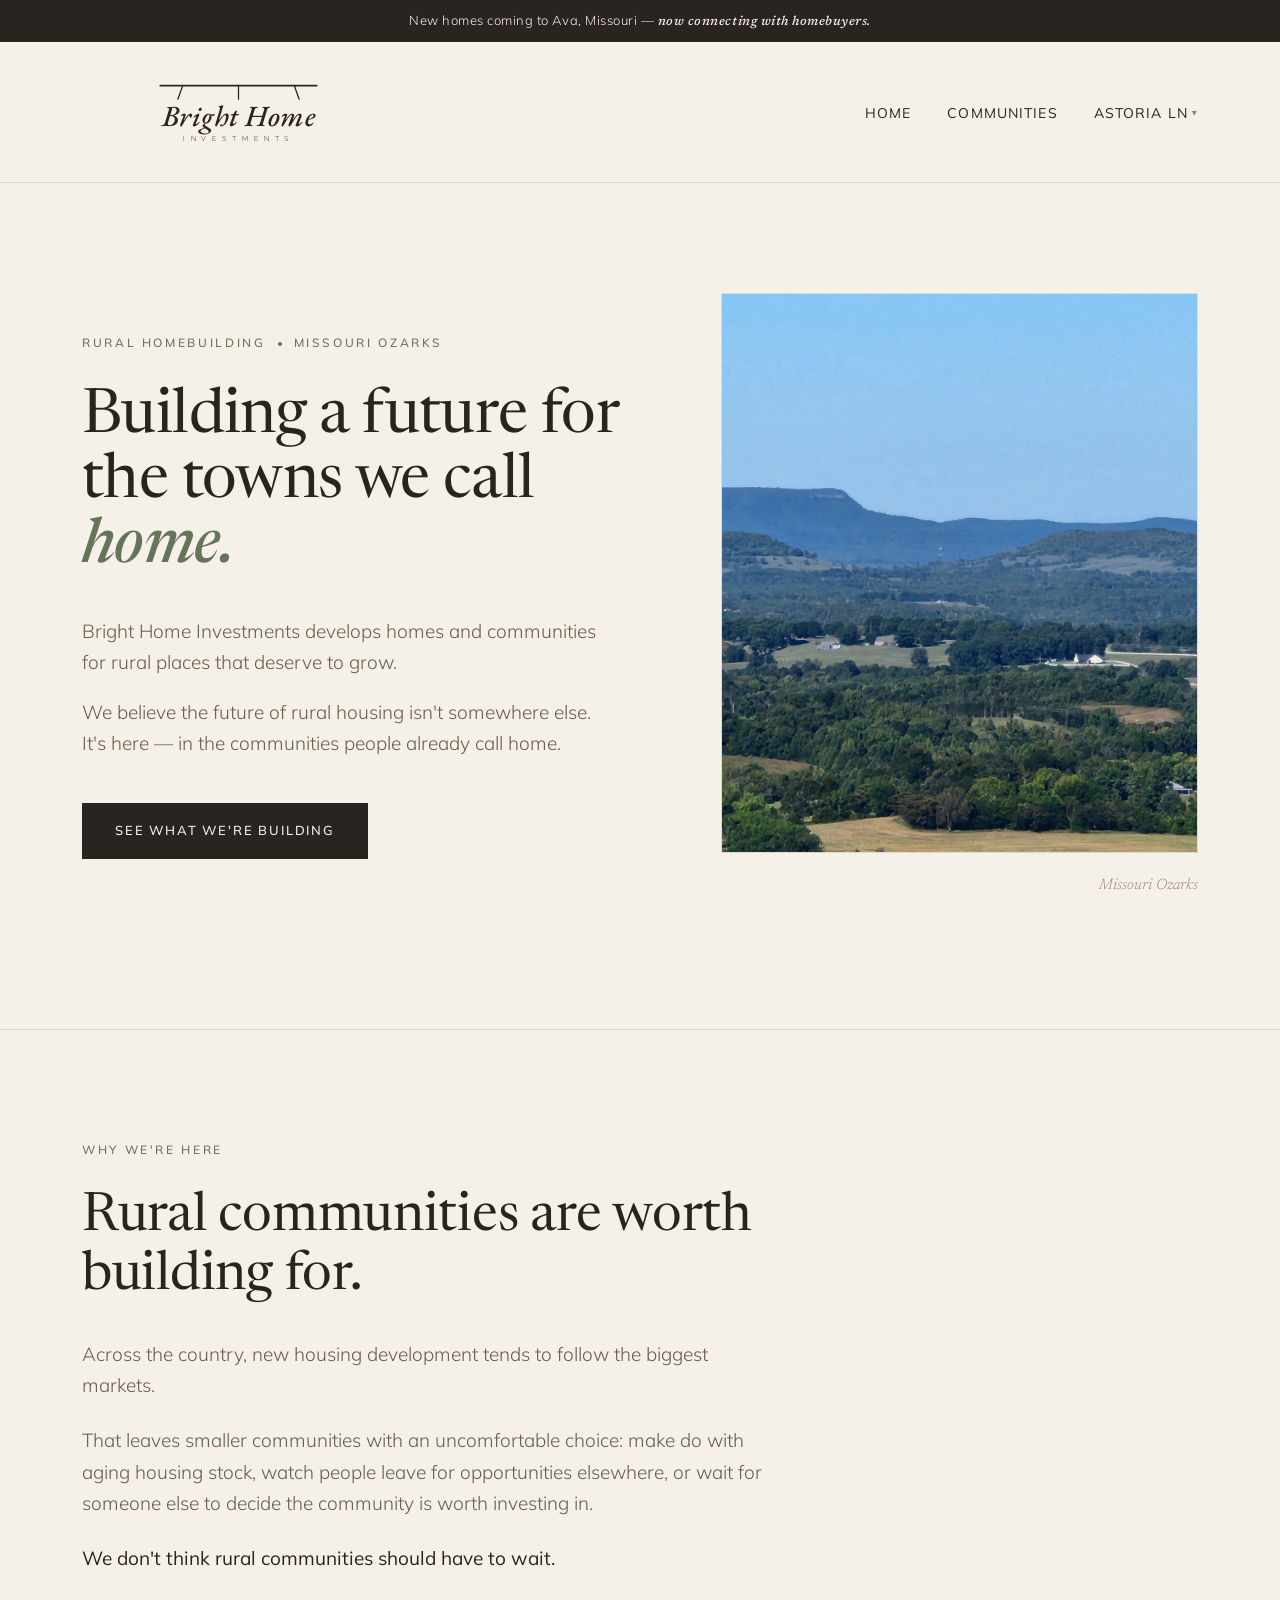
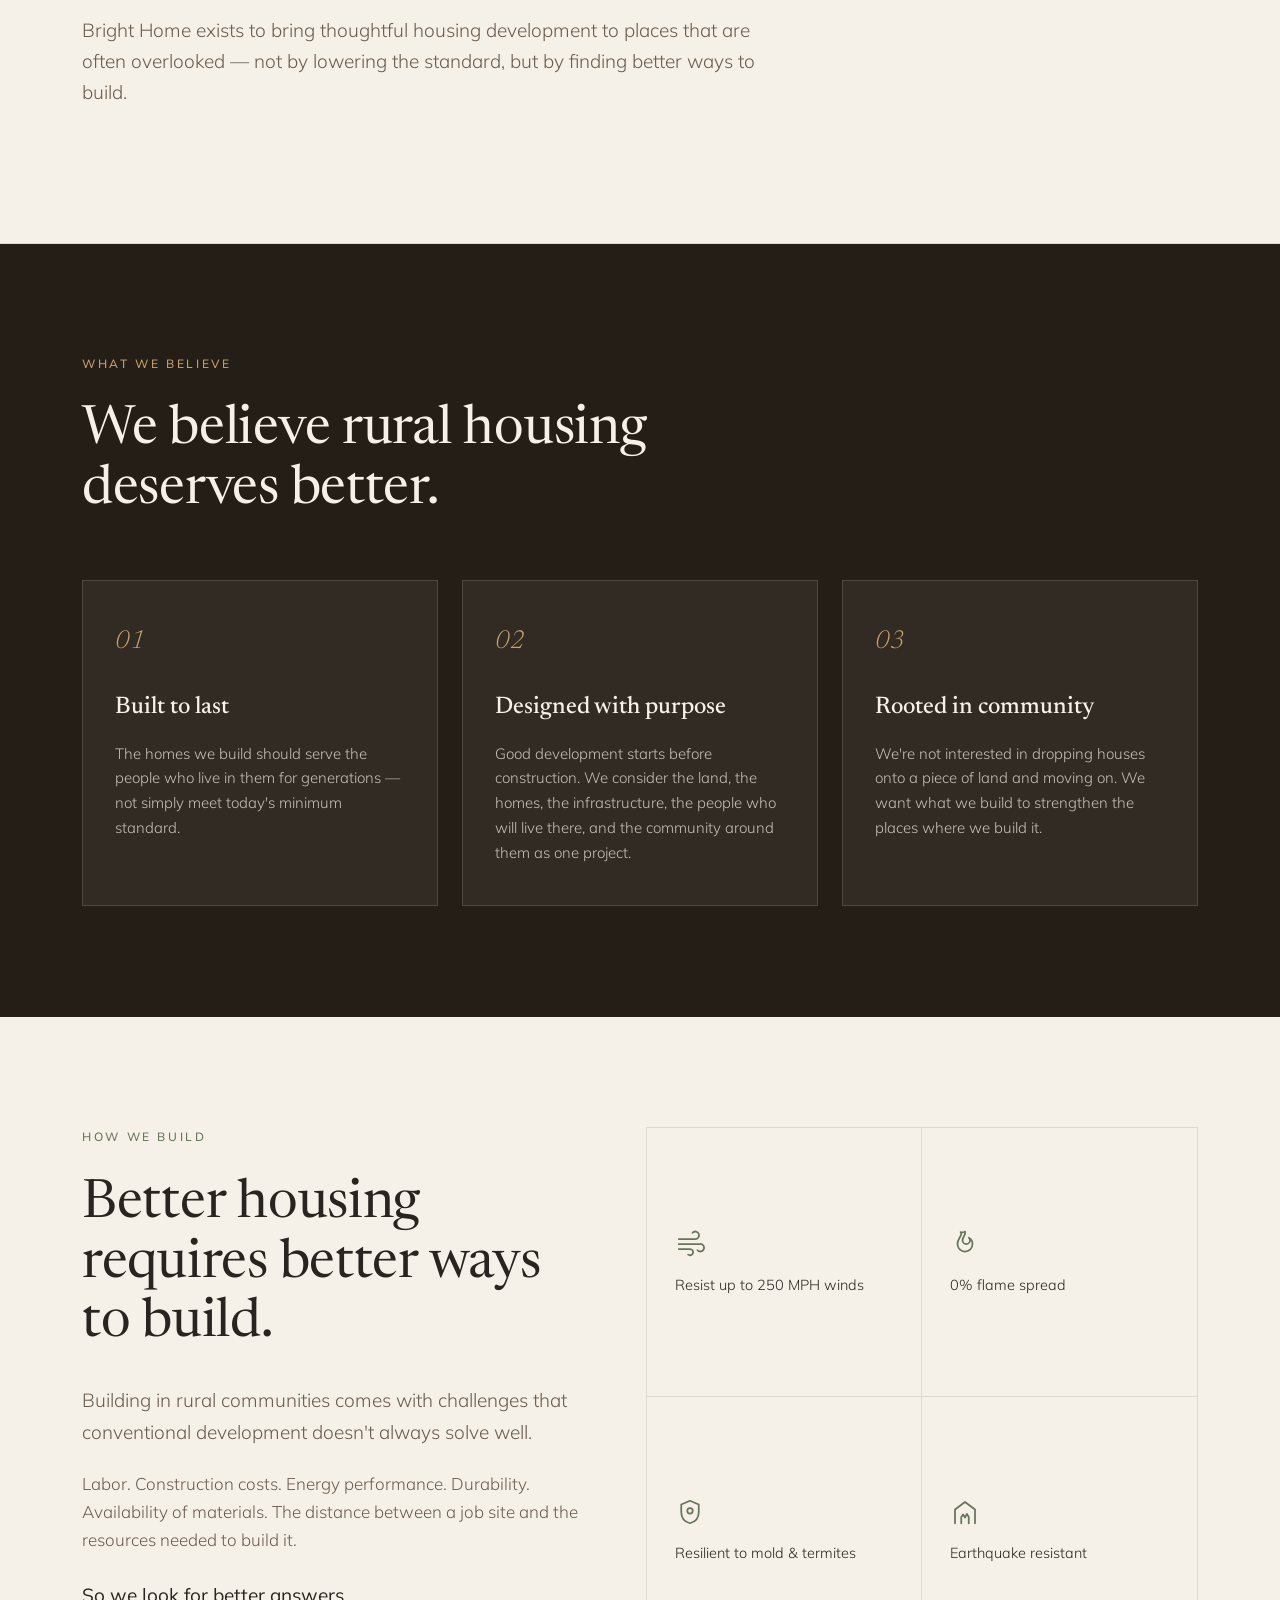
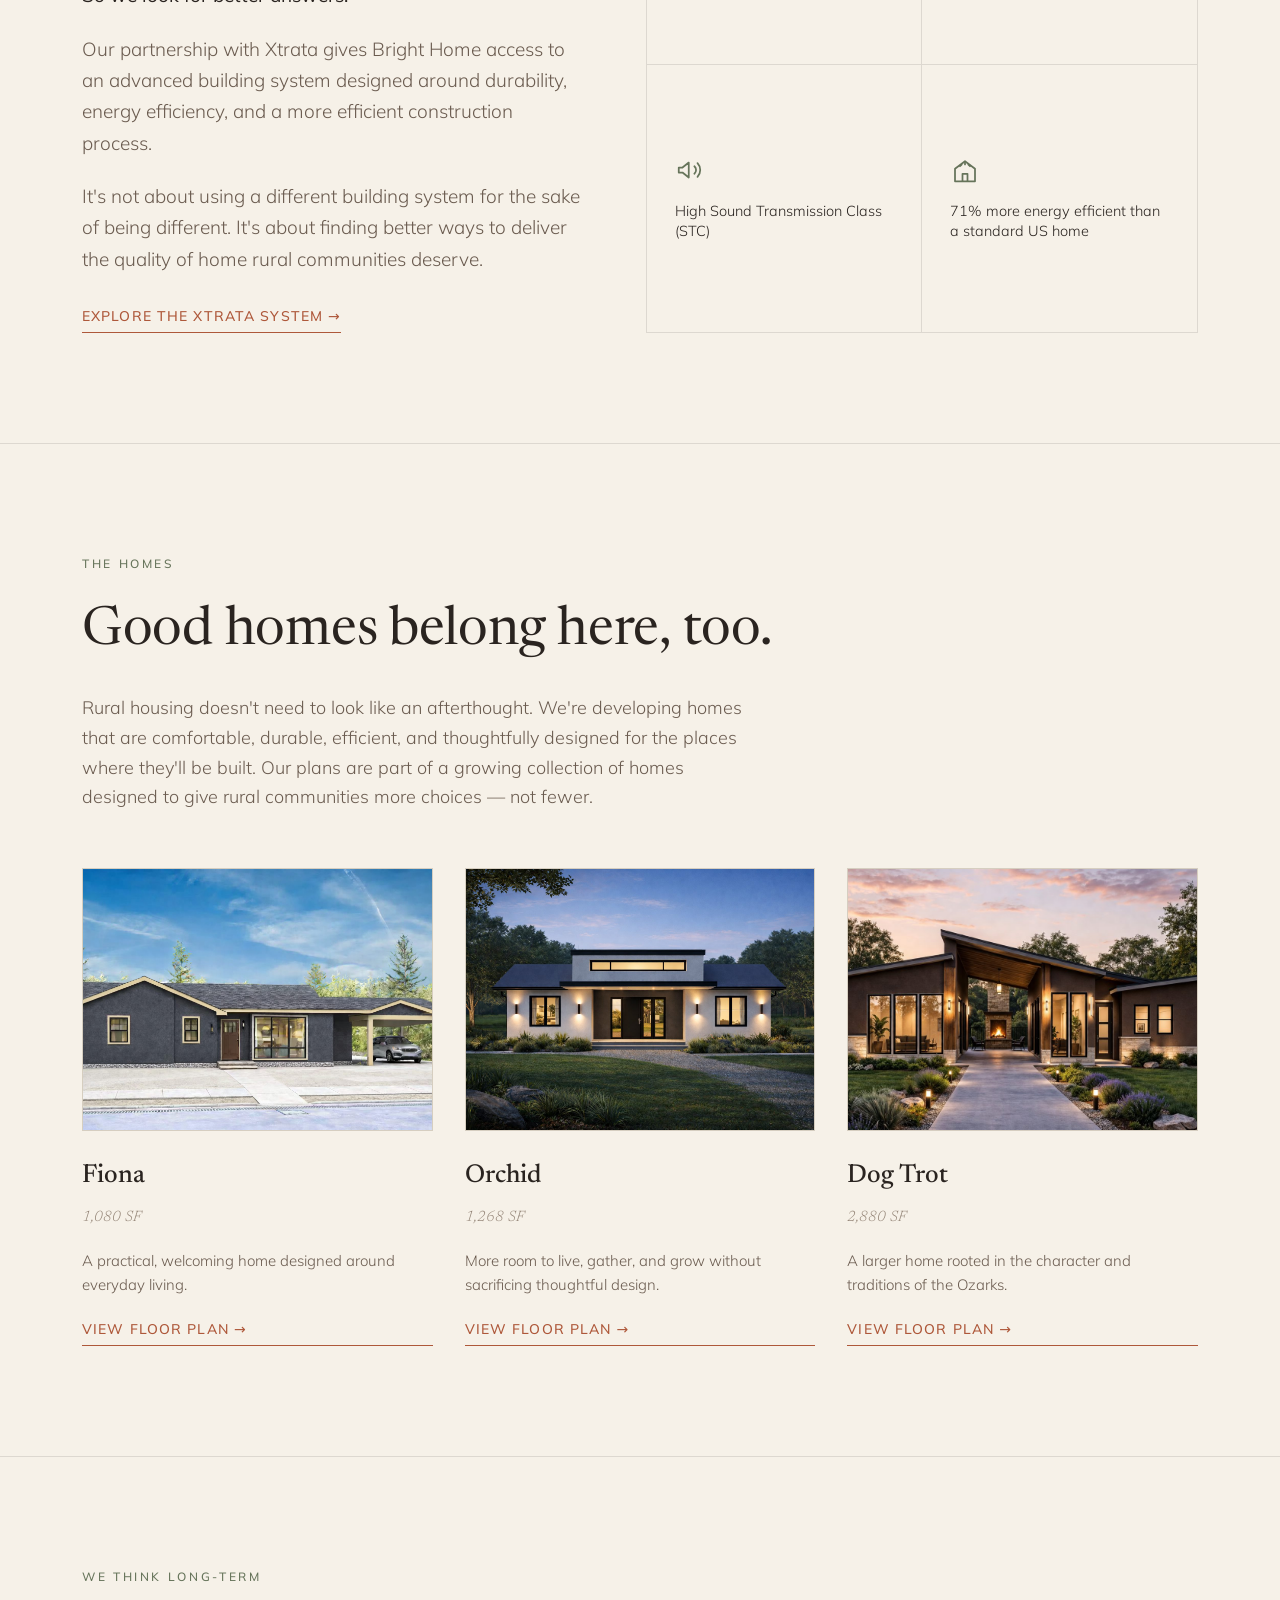
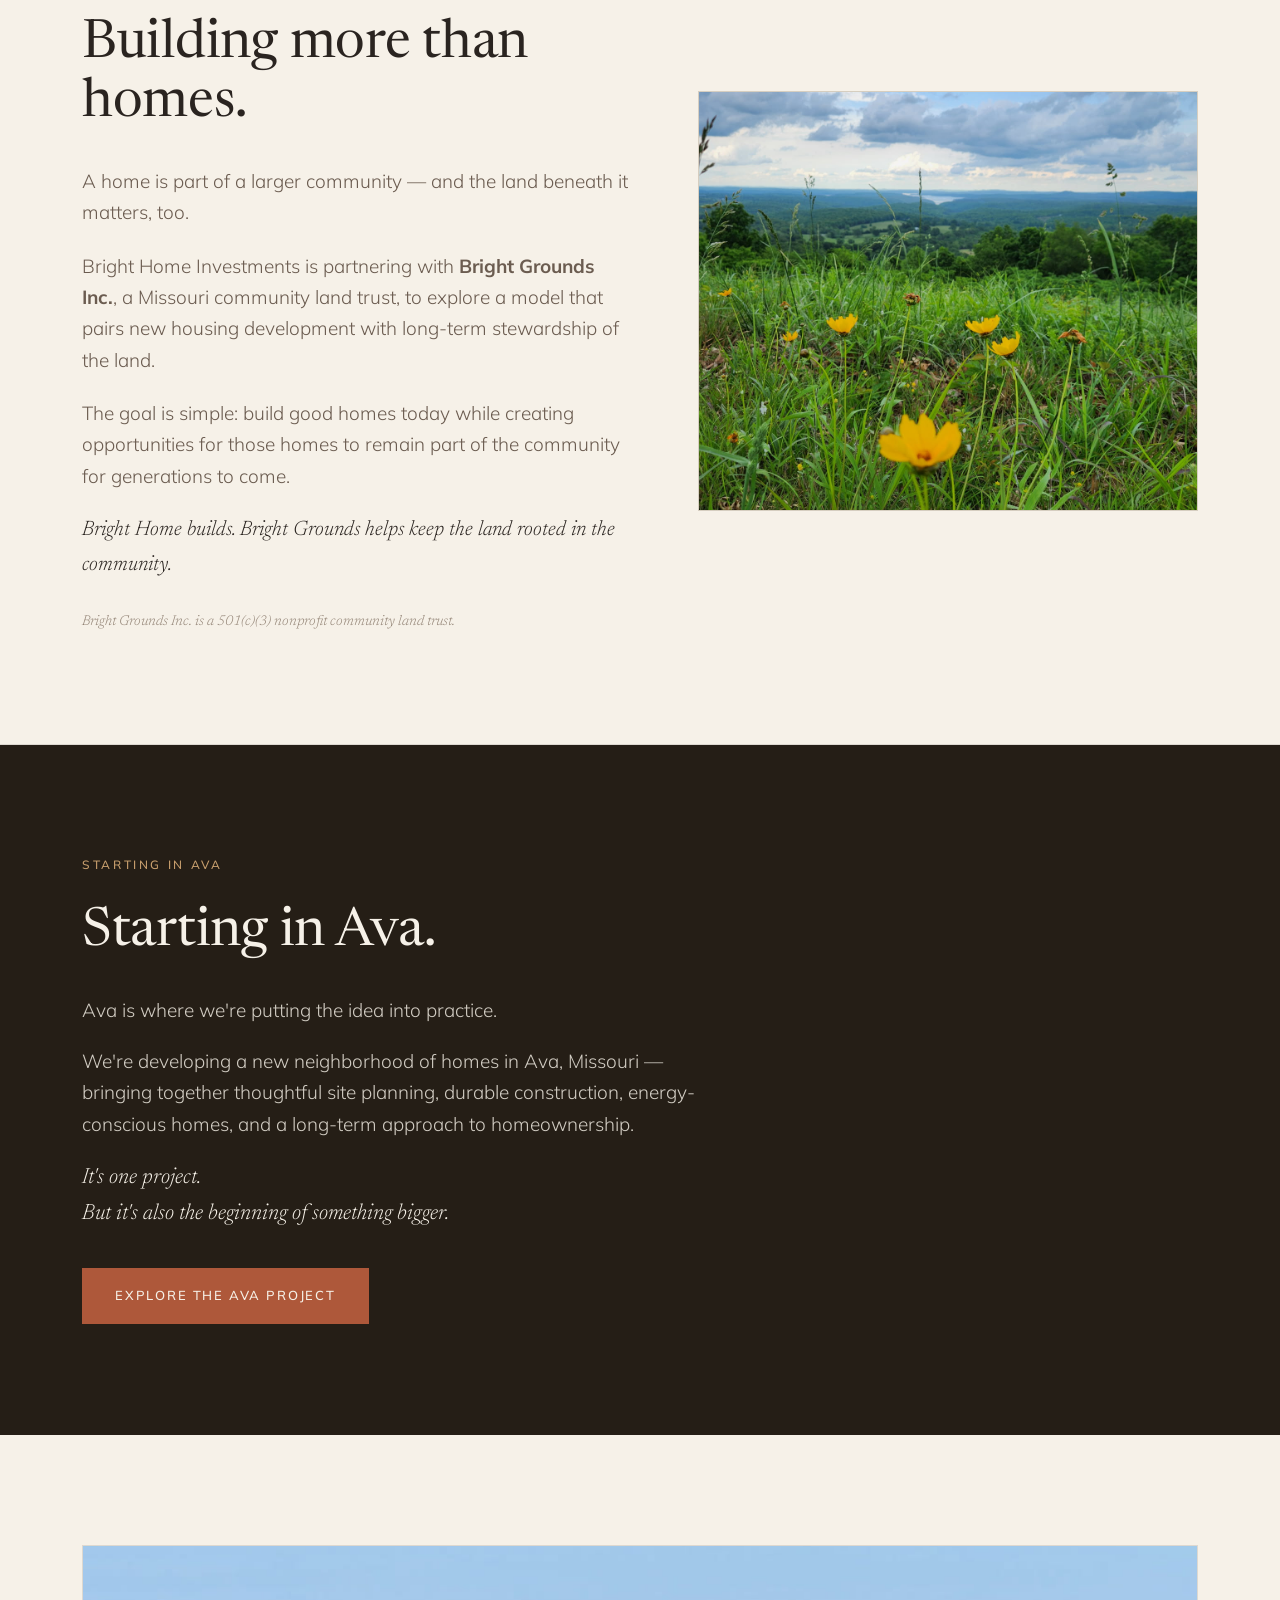
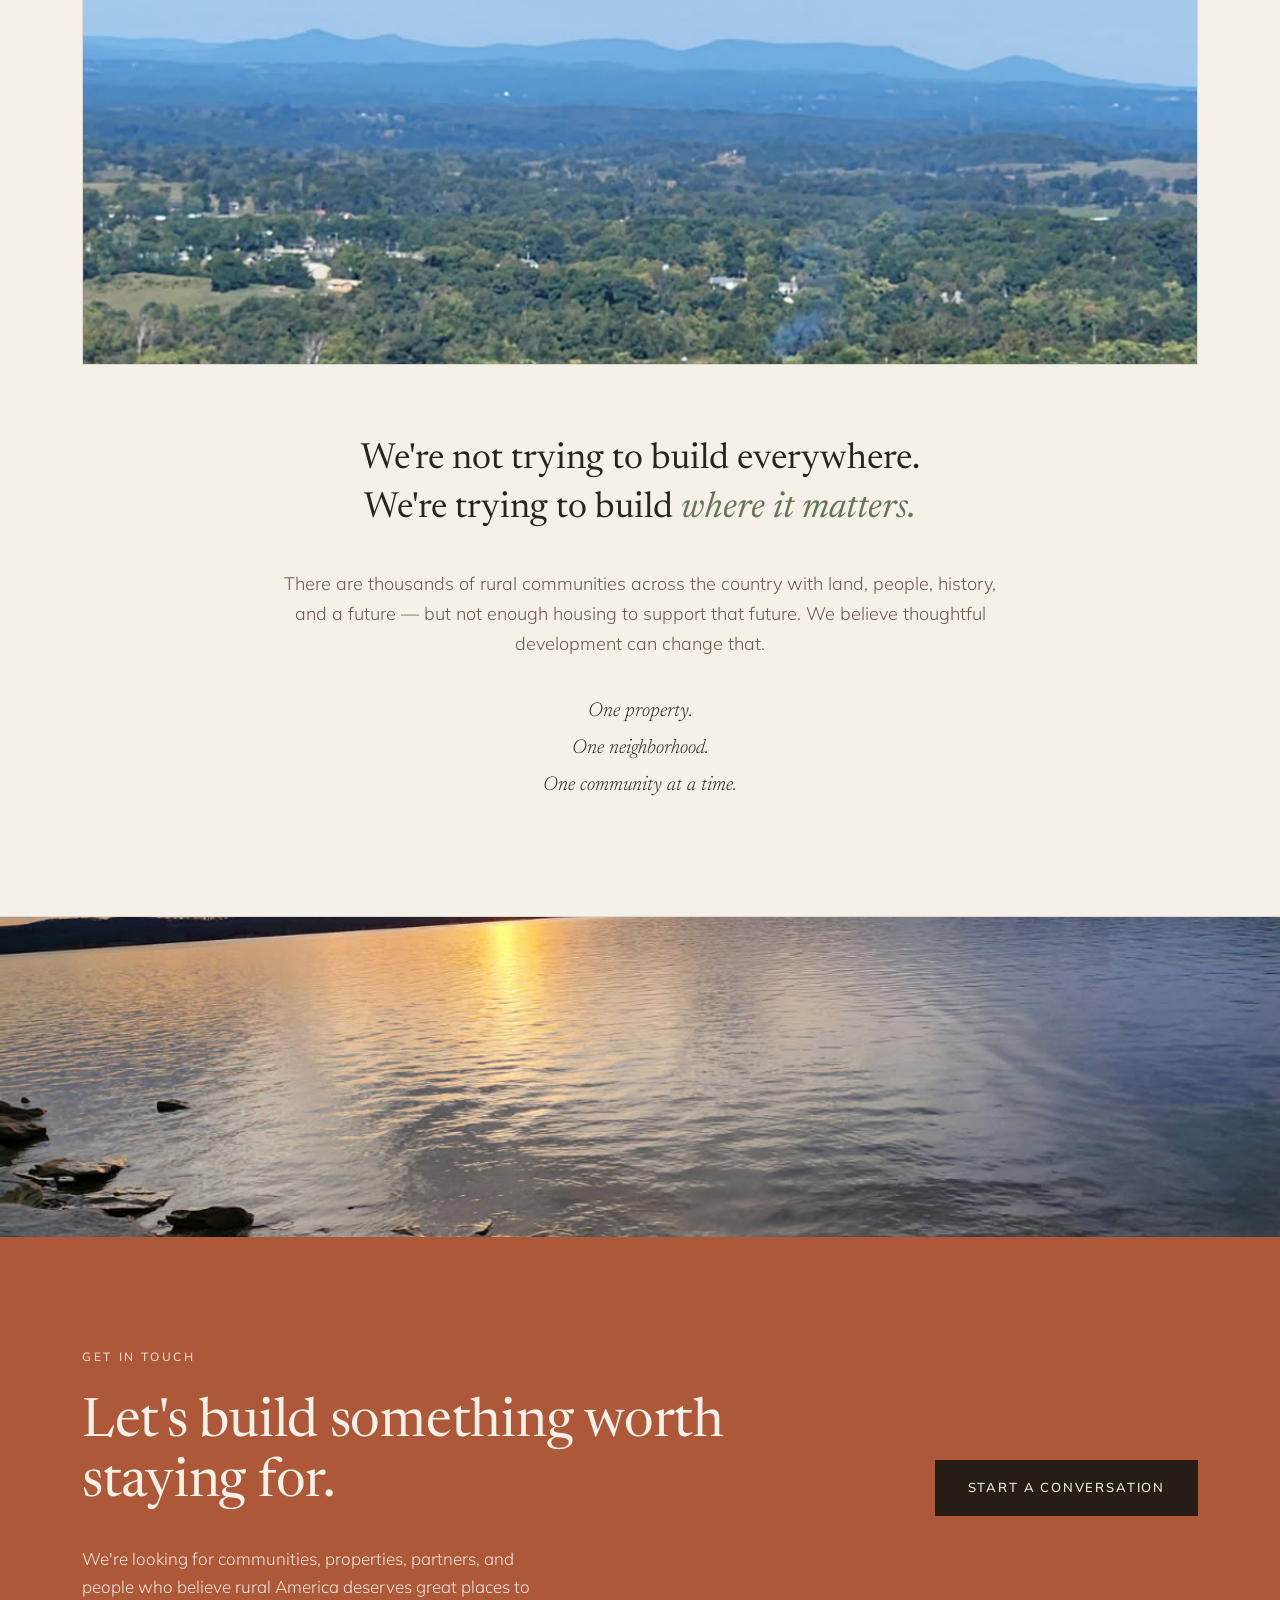
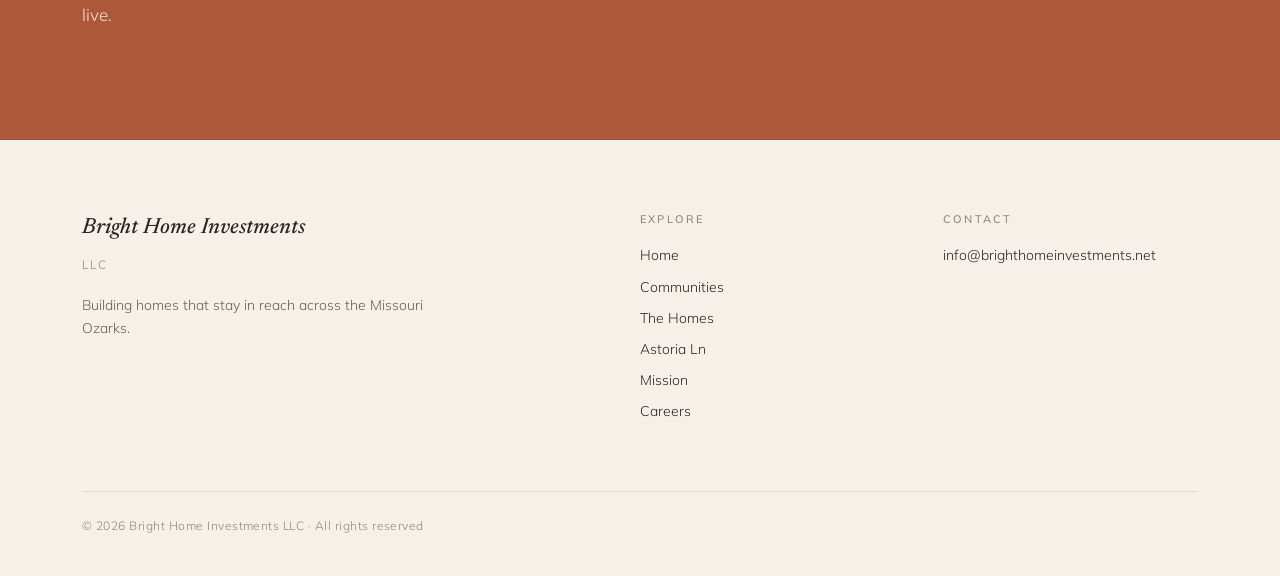
<file: index.html>
<!DOCTYPE html>
<html lang="en">
<head>
  <meta charset="UTF-8">
  <meta name="viewport" content="width=device-width, initial-scale=1.0">
  <title>Bright Home Investments — Building a Future for Rural Missouri</title>
  <meta name="description" content="Bright Home Investments develops homes and communities for rural places that deserve to grow. Building homes that stay in reach across the Missouri Ozarks.">

  <!-- Canonical -->
  <link rel="canonical" href="https://brighthomeinvestments.net/">

  <!-- Favicon -->
  <link rel="icon" type="image/x-icon" href="/favicon.ico">
  <link rel="icon" type="image/png" sizes="32x32" href="/favicon-32.png">
  <link rel="apple-touch-icon" sizes="180x180" href="/apple-touch-icon.png">

  <!-- Open Graph -->
  <meta property="og:type" content="website">
  <meta property="og:site_name" content="Bright Home Investments">
  <meta property="og:title" content="Bright Home Investments — Building a Future for Rural Missouri">
  <meta property="og:description" content="Bright Home Investments develops homes and communities for rural places that deserve to grow. Building homes that stay in reach across the Missouri Ozarks.">
  <meta property="og:url" content="https://brighthomeinvestments.net/">
  <meta property="og:image" content="https://brighthomeinvestments.net/images/Bright_Home_Logo.jpg">
  <meta property="og:image:width" content="1200">
  <meta property="og:image:height" content="630">
  <meta name="twitter:card" content="summary_large_image">
  <meta name="twitter:title" content="Bright Home Investments — Building a Future for Rural Missouri">
  <meta name="twitter:description" content="Bright Home Investments develops homes and communities for rural places that deserve to grow. Building homes that stay in reach across the Missouri Ozarks.">
  <meta name="twitter:image" content="https://brighthomeinvestments.net/images/Bright_Home_Logo.jpg">

  <link rel="preconnect" href="https://fonts.googleapis.com">
  <link rel="preconnect" href="https://fonts.gstatic.com" crossorigin>
  <link href="https://fonts.googleapis.com/css2?family=Newsreader:ital,wght@0,300;0,400;0,500;1,400;1,500&family=Mulish:wght@300;400;500;600;700&display=swap" rel="stylesheet">

  <style>
    :root {
      --ink: #2A2420;
      --ink-soft: #6B5C50;
      --ink-mute: #938476;
      --cream: #F6F1E8;
      --cream-deep: #EEE6D6;
      --rule: rgba(42,36,32,0.12);
      --moss: #66745A;
      --clay: #AE583A;
      --gold: #C9A06E;
      --espresso: #251E16;
      --serif: "Newsreader", Georgia, serif;
      --sans: "Mulish", system-ui, sans-serif;
    }

    * { box-sizing: border-box; margin: 0; padding: 0; }

    html { scroll-behavior: smooth; }

    body {
      font-family: var(--sans);
      font-weight: 300;
      color: var(--ink);
      background: var(--cream);
      line-height: 1.65;
      -webkit-font-smoothing: antialiased;
    }

    .wrap {
      max-width: 1180px;
      margin: 0 auto;
      padding: 0 32px;
    }

    /* ---------- TOP BANNER ---------- */
    .banner {
      background: var(--ink);
      color: var(--cream);
      font-size: 13px;
      font-weight: 300;
      letter-spacing: 0.04em;
      text-align: center;
      padding: 10px 24px;
    }
    .banner em { font-family: var(--serif); font-style: italic; font-weight: 500; }

    /* ---------- HEADER ---------- */
    header {
      border-bottom: 1px solid var(--rule);
      padding: 22px 0;
      background: var(--cream);
    }
    .header-row {
      display: flex;
      align-items: center;
      justify-content: space-between;
      gap: 24px;
    }
    .logo a {
      display: inline-block;
      line-height: 0;
    }
    .logo img {
      height: 88px;
      width: auto;
      display: block;
    }
    nav ul {
      list-style: none;
      display: flex;
      gap: 36px;
    }
    nav a {
      color: var(--ink);
      text-decoration: none;
      font-size: 14px;
      font-weight: 400;
      letter-spacing: 0.08em;
      text-transform: uppercase;
      transition: color 0.2s;
    }
    nav a:hover { color: var(--moss); }
    .nav-drop { position: relative; padding-bottom: 14px; margin-bottom: -14px; }
    .nav-drop > a { display: inline-flex; align-items: center; gap: 4px; }
    .nav-drop .caret { font-size: 10px; color: var(--ink-mute); transition: transform 0.2s; }
    .nav-drop:hover .caret, .nav-drop:focus-within .caret { transform: rotate(180deg); }
    .nav-sub {
      list-style: none; position: absolute; top: 100%; left: 0; margin-top: 0;
      background: var(--cream); border: 1px solid var(--rule); min-width: 170px;
      padding: 6px 0; display: none; flex-direction: column; gap: 0;
      box-shadow: 0 8px 24px rgba(42,36,32,0.08); z-index: 60;
    }
    .nav-drop:hover .nav-sub, .nav-drop:focus-within .nav-sub { display: flex; }
    .nav-sub li { width: 100%; }
    .nav-sub a {
      display: block; padding: 10px 18px; font-size: 12px; letter-spacing: 0.08em;
      text-transform: uppercase; white-space: nowrap; color: var(--ink-soft);
    }
    .nav-sub a:hover { color: var(--moss); background: var(--cream-deep); }

    /* ---------- CONTACT CTA ---------- */
    .contact-cta { background: var(--clay); color: var(--cream); }
    .contact-cta .section-label { color: rgba(246,241,232,0.85); }
    .contact-cta h2 { color: var(--cream); }
    .contact-cta h2 em { color: var(--espresso); }
    .contact-cta-inner {
      display: flex; align-items: center; justify-content: space-between; gap: 48px;
    }
    .contact-cta-sub { font-size: 17px; color: rgba(246,241,232,0.92); max-width: 480px; margin-top: 16px; }
    .contact-cta .btn { background: var(--espresso); border-color: var(--espresso); color: var(--cream); white-space: nowrap; flex-shrink: 0; }
    .contact-cta .btn:hover { background: transparent; color: var(--cream); border-color: var(--cream); }
    @media (max-width: 880px) {
      .contact-cta-inner { flex-direction: column; align-items: flex-start; }
    }

    /* ---------- HERO ---------- */
    .hero {
      padding: 110px 0 130px;
      border-bottom: 1px solid var(--rule);
      position: relative;
    }
    .eyebrow {
      font-size: 12px;
      font-weight: 500;
      letter-spacing: 0.22em;
      text-transform: uppercase;
      color: var(--moss);
      margin-bottom: 32px;
    }
    .eyebrow .dot {
      display: inline-block;
      width: 4px;
      height: 4px;
      background: var(--moss);
      border-radius: 50%;
      margin: 0 12px;
      vertical-align: middle;
    }
    h1 {
      font-family: var(--serif);
      font-weight: 400;
      font-size: clamp(44px, 6.4vw, 84px);
      line-height: 1.05;
      letter-spacing: -0.01em;
      max-width: 920px;
      margin-bottom: 36px;
    }
    h1 em {
      font-style: italic;
      font-weight: 500;
      color: var(--moss);
    }
    .hero-sub {
      font-size: 19px;
      max-width: 620px;
      color: var(--ink-soft);
      margin-bottom: 48px;
    }
    .btn {
      display: inline-block;
      padding: 16px 32px;
      background: var(--ink);
      color: var(--cream);
      text-decoration: none;
      font-size: 13px;
      font-weight: 500;
      letter-spacing: 0.14em;
      text-transform: uppercase;
      border: 1px solid var(--ink);
      transition: all 0.2s;
    }
    .btn:hover { background: transparent; color: var(--ink); }

    .hero-meta {
      position: absolute;
      right: 32px;
      bottom: 28px;
      font-family: var(--serif);
      font-style: italic;
      font-size: 15px;
      color: var(--ink-mute);
    }

    /* ---------- SECTIONS ---------- */
    section { padding: 110px 0; border-bottom: 1px solid var(--rule); }

    .section-label {
      font-size: 12px;
      font-weight: 500;
      letter-spacing: 0.22em;
      text-transform: uppercase;
      color: var(--moss);
      margin-bottom: 28px;
    }

    h2 {
      font-family: var(--serif);
      font-weight: 400;
      font-size: clamp(34px, 4.4vw, 54px);
      line-height: 1.1;
      letter-spacing: -0.005em;
      margin-bottom: 32px;
      max-width: 760px;
    }
    h2 em { font-style: italic; font-weight: 500; }

    /* ---------- MISSION ---------- */
    #mission { background: var(--espresso); color: var(--cream); }
    #mission .section-label { color: var(--gold); }
    #mission h2 { color: var(--cream); }
    #mission h2 em { color: var(--clay); }
    .mission-lead {
      font-size: 19px;
      color: rgba(246,241,232,0.82);
      max-width: 720px;
      margin-bottom: 24px;
    }
    .mission-lead + .mission-lead { margin-bottom: 80px; }

    .arrow-link {
      display: inline-block;
      margin-top: 8px;
      font-size: 14px;
      font-weight: 500;
      letter-spacing: 0.08em;
      text-transform: uppercase;
      color: var(--clay);
      text-decoration: none;
      border-bottom: 1px solid var(--clay);
      padding-bottom: 4px;
      transition: color 0.2s;
    }
    .arrow-link:hover { color: var(--ink); border-color: var(--ink); }

    .pillars {
      display: grid;
      grid-template-columns: repeat(3, 1fr);
      gap: 24px;
      margin-top: 60px;
    }
    .pillar {
      background: rgba(246,241,232,0.06);
      border: 1px solid rgba(246,241,232,0.14);
      padding: 40px 32px;
    }
    .pillar-num {
      font-family: var(--serif);
      font-style: italic;
      font-size: 26px;
      color: var(--gold);
      margin-bottom: 24px;
    }
    .pillar h3 {
      font-family: var(--serif);
      font-weight: 500;
      font-size: 24px;
      margin-bottom: 14px;
      color: var(--cream);
    }
    .pillar p {
      font-size: 15px;
      color: rgba(246,241,232,0.75);
    }

    /* ---------- AVA BANNER ---------- */
    .ava-banner { background: var(--espresso); color: var(--cream); }
    .ava-banner .section-label { color: var(--gold); }
    .ava-banner h2 { color: var(--cream); max-width: 600px; }
    .ava-banner h2 em { color: var(--clay); }
    .ava-banner-inner {
      display: flex;
      align-items: center;
      justify-content: space-between;
      gap: 48px;
    }
    .ava-sub {
      font-size: 17px;
      color: #BEBAB3;
      max-width: 520px;
      margin-top: 16px;
    }
    .ava-banner .btn {
      background: var(--clay);
      border-color: var(--clay);
      color: var(--cream);
      white-space: nowrap;
      flex-shrink: 0;
    }
    .ava-banner .btn:hover { background: transparent; color: var(--clay); }
    @media (max-width: 880px) {
      .ava-banner-inner { flex-direction: column; align-items: flex-start; }
    }

    /* ---------- PROJECTS ---------- */
    .projects {
      display: grid;
      grid-template-columns: repeat(3, 1fr);
      gap: 32px;
      margin-top: 56px;
    }
    .project {
      background: var(--cream-deep);
      padding: 40px 36px;
      border: 1px solid var(--rule);
      display: flex;
      flex-direction: column;
    }
    .project-status {
      font-size: 11px;
      font-weight: 500;
      letter-spacing: 0.18em;
      text-transform: uppercase;
      color: var(--clay);
      margin-bottom: 24px;
    }
    .project h3 {
      font-family: var(--serif);
      font-weight: 500;
      font-size: 28px;
      margin-bottom: 6px;
    }
    .project-loc {
      font-family: var(--serif);
      font-style: italic;
      font-size: 16px;
      color: var(--ink-mute);
      margin-bottom: 24px;
    }
    .project p {
      font-size: 15px;
      color: var(--ink-soft);
      margin-bottom: 28px;
      flex-grow: 1;
    }
    .project dl {
      font-size: 13px;
      border-top: 1px solid var(--rule);
      padding-top: 20px;
    }
    .project dl div {
      display: flex;
      justify-content: space-between;
      padding: 6px 0;
    }
    .project dt {
      color: var(--ink-mute);
      letter-spacing: 0.04em;
    }
    .project dd { color: var(--ink); font-weight: 400; }

    /* ---------- HOME PLANS ---------- */
    .plans-intro {
      font-size: 18px;
      color: var(--ink-soft);
      max-width: 680px;
      margin-bottom: 16px;
    }
    .plans {
      display: grid;
      grid-template-columns: repeat(3, 1fr);
      gap: 32px;
      margin-top: 56px;
    }
    .plan {
      display: flex;
      flex-direction: column;
    }
    .plan-img {
      aspect-ratio: 4 / 3;
      background: var(--cream-deep);
      margin-bottom: 24px;
      overflow: hidden;
      position: relative;
      border: 1px solid var(--rule);
    }
    .plan-img img {
      width: 100%;
      height: 100%;
      object-fit: cover;
      display: block;
    }
    .plan h3 {
      font-family: var(--serif);
      font-weight: 500;
      font-size: 26px;
      margin-bottom: 8px;
    }
    .plan-tagline {
      font-family: var(--serif);
      font-style: italic;
      font-size: 15px;
      color: var(--ink-mute);
      margin-bottom: 18px;
    }
    .plan-specs {
      list-style: none;
      font-size: 14px;
      color: var(--ink-soft);
      border-top: 1px solid var(--rule);
      padding-top: 16px;
    }
    .plan-specs li {
      display: flex;
      justify-content: space-between;
      padding: 5px 0;
    }
    .plan-specs li span:last-child {
      color: var(--ink);
      font-weight: 400;
    }
    .plan-ada {
      margin-top: 14px;
      font-size: 12px;
      font-weight: 500;
      letter-spacing: 0.12em;
      text-transform: uppercase;
      color: var(--moss);
    }

    /* ---------- QUOTE ---------- */
    .quote-block {
      background: var(--espresso);
      color: var(--cream);
      border-bottom: 0;
    }
    .quote-block .wrap { max-width: 920px; }
    .quote-block .section-label { color: var(--gold); }
    blockquote {
      font-family: var(--serif);
      font-style: italic;
      font-weight: 400;
      font-size: clamp(26px, 3.4vw, 40px);
      line-height: 1.3;
      margin-bottom: 36px;
    }
    blockquote::before {
      content: "\201C";
      font-size: 1.2em;
      color: var(--clay);
      display: inline;
      margin-right: 4px;
    }
    blockquote::after {
      content: "\201D";
      font-size: 1.2em;
      color: var(--clay);
    }
    .quote-block a {
      color: var(--cream);
      text-decoration: none;
      font-family: var(--sans);
      font-size: 14px;
      font-weight: 400;
      letter-spacing: 0.1em;
      text-transform: uppercase;
      border-bottom: 1px solid var(--clay);
      padding-bottom: 4px;
      transition: color 0.2s;
    }
    .quote-block a:hover { color: var(--clay); }

    /* ---------- FOOTER ---------- */
    footer {
      padding: 70px 0 40px;
      background: var(--cream);
    }
    .footer-row {
      display: grid;
      grid-template-columns: 2fr 1fr 1fr;
      gap: 48px;
      margin-bottom: 60px;
    }
    .footer-brand {
      font-family: var(--serif);
      font-style: italic;
      font-weight: 500;
      font-size: 22px;
      margin-bottom: 8px;
    }
    .footer-brand-sub {
      font-size: 12px;
      letter-spacing: 0.18em;
      text-transform: uppercase;
      color: var(--ink-mute);
      margin-bottom: 20px;
    }
    .footer-tag {
      font-size: 14px;
      color: var(--ink-soft);
      max-width: 360px;
    }
    .footer-col h4 {
      font-size: 11px;
      font-weight: 500;
      letter-spacing: 0.2em;
      text-transform: uppercase;
      color: var(--ink-mute);
      margin-bottom: 16px;
    }
    .footer-col a {
      display: block;
      color: var(--ink);
      text-decoration: none;
      font-size: 14px;
      margin-bottom: 8px;
      transition: color 0.2s;
    }
    .footer-col a:hover { color: var(--gold); }
    .copyright {
      border-top: 1px solid var(--rule);
      padding-top: 24px;
      font-size: 12px;
      color: var(--ink-mute);
      letter-spacing: 0.04em;
    }

    /* ---------- HERO IMAGE (new layout) ---------- */
    .hero-grid { display: grid; grid-template-columns: 1.1fr 0.9fr; gap: 56px; align-items: center; }
    .hero-img { width: 100%; height: 560px; object-fit: cover; border: 1px solid var(--rule); }
    .hero-grid .hero-meta { position: static; margin-top: 14px; text-align: right; }
    .hero-grid h1 { max-width: none; font-size: clamp(38px, 5vw, 62px); }
    .hero-grid .hero-sub { max-width: 520px; margin-bottom: 18px; }
    .hero-grid .hero-sub:last-of-type { margin-bottom: 44px; }
    @media (max-width: 880px) { .hero-grid { grid-template-columns: 1fr; } .hero-img { height: 360px; } }

    /* ---------- GENERIC PHOTO PLACEHOLDER ---------- */
    .ph {
      background: var(--cream-deep); border: 1px solid var(--rule);
      display: flex; align-items: center; justify-content: center;
      font-family: var(--serif); font-style: italic; font-size: 13px;
      color: var(--ink-mute); text-align: center; padding: 8px;
    }

    /* ---------- PROBLEM ---------- */
    .problem-lead { font-size: 19px; color: var(--ink-soft); max-width: 680px; margin-bottom: 24px; }
    .problem-lead.callout { color: var(--ink); font-weight: 400; margin-bottom: 40px; }

    /* ---------- HOW WE BUILD ---------- */
    .build-grid { display: grid; grid-template-columns: 0.95fr 1.05fr; gap: 64px; align-items: stretch; }
    .build-lead { font-size: 19px; color: var(--ink-soft); max-width: 560px; margin-bottom: 22px; }
    .build-lead.tight { font-size: 17px; margin-bottom: 26px; }
    .build-lead.callout { color: var(--ink); font-weight: 400; }
    .stat-grid {
      display: grid; grid-template-columns: 1fr 1fr; grid-template-rows: repeat(3, 1fr);
      border-top: 1px solid var(--rule); border-left: 1px solid var(--rule);
      height: 100%;
    }
    .stat {
      padding: 32px 28px; border-right: 1px solid var(--rule); border-bottom: 1px solid var(--rule);
      display: flex; flex-direction: column; justify-content: center;
    }
    .stat svg { width: 30px; height: 30px; stroke: var(--moss); fill: none; stroke-width: 1.4; margin-bottom: 16px; }
    .stat-label { font-size: 14.5px; color: var(--ink); line-height: 1.4; }
    @media (max-width: 880px) { .build-grid { grid-template-columns: 1fr; } .stat-grid { height: auto; } }

    /* ---------- BRIGHT GROUNDS ---------- */
    .bg-grid { display: grid; grid-template-columns: 1.05fr 0.95fr; gap: 64px; align-items: center; }
    .bg-lead { font-size: 19px; color: var(--ink-soft); max-width: 560px; margin-bottom: 22px; }
    .bg-callout { font-family: var(--serif); font-style: italic; font-size: 21px; color: var(--ink); margin-bottom: 28px; }
    .bg-footnote { font-family: var(--serif); font-style: italic; font-size: 14px; color: var(--ink-mute); }
    .bg-grid .ph { height: 420px; }
    @media (max-width: 880px) { .bg-grid { grid-template-columns: 1fr; } }

    /* ---------- STARTING IN AVA ---------- */
    #ava-proof { background: var(--espresso); color: var(--cream); }
    #ava-proof .section-label { color: var(--gold); }
    #ava-proof h2 { color: var(--cream); max-width: 640px; }
    .ava-lead { font-size: 19px; color: rgba(246,241,232,0.82); max-width: 620px; margin-bottom: 20px; }
    .ava-close { font-family: var(--serif); font-style: italic; font-size: 22px; color: var(--cream); margin-top: 8px; }
    .ava-close span { display: block; }
    #ava-proof .btn { background: var(--clay); border-color: var(--clay); margin-top: 36px; }
    #ava-proof .btn:hover { background: transparent; color: var(--clay); }

    /* ---------- BIGGER THAN ONE PROJECT ---------- */
    .landscape-img { width: 100%; height: 420px; object-fit: cover; border: 1px solid var(--rule); margin-bottom: 64px; }
    .bridge-text { max-width: 720px; margin: 0 auto; text-align: center; }
    .bridge-lead { font-family: var(--serif); font-weight: 400; font-size: clamp(26px, 3vw, 36px); line-height: 1.35; color: var(--ink); margin-bottom: 36px; }
    .bridge-lead em { font-style: italic; color: var(--moss); }
    .bridge-body { font-size: 18px; color: var(--ink-soft); margin-bottom: 36px; }
    .bridge-count { font-family: var(--serif); font-style: italic; font-size: 20px; color: var(--ink); }
    .bridge-count span { display: block; margin: 4px 0; }

    /* ---------- FINAL CTA IMAGE ---------- */
    .cta-image { width: 100%; height: 320px; object-fit: cover; display: block; }

    /* ---------- RESPONSIVE ---------- */
    @media (max-width: 880px) {
      .wrap { padding: 0 24px; }
      .pillars, .projects, .plans, .footer-row {
        grid-template-columns: 1fr;
      }
      .pillar {
        padding: 36px 28px;
      }
      .pillar:last-child { border-bottom: 0; }
      nav ul { gap: 20px; }
      nav a { font-size: 12px; }
      .hero { padding: 70px 0 90px; }
      section { padding: 80px 0; }
      .hero-meta { display: none; }
    }
    @media (max-width: 540px) {
      nav { display: none; }
      .logo img { height: 48px; }
    }
  </style>

  <!-- JSON-LD Structured Data -->
  <script type="application/ld+json">
  {
    "@context": "https://schema.org",
    "@type": ["Organization", "LocalBusiness"],
    "name": "Bright Home Investments LLC",
    "url": "https://brighthomeinvestments.net",
    "logo": "https://brighthomeinvestments.net/images/logo.svg",
    "image": "https://brighthomeinvestments.net/images/Bright_Home_Logo.jpg",
    "email": "info@brighthomeinvestments.net",
    "description": "Bright Home Investments builds well-built homes for working families in the Missouri Ozarks — designed to last, priced to stay within reach.",
    "areaServed": {
      "@type": "Place",
      "name": "Missouri Ozarks"
    },
    "address": {
      "@type": "PostalAddress",
      "addressLocality": "Ava",
      "addressRegion": "MO",
      "postalCode": "65608",
      "addressCountry": "US"
    },
    "sameAs": []
  }
  </script>
</head>
<body>

  <div class="banner">
New homes coming to Ava, Missouri — <em>now connecting with homebuyers.</em>
  </div>

  <header>
    <div class="wrap header-row">
      <div class="logo">
        <a href="/" aria-label="Bright Home Investments">
          <img src="/images/logo.svg" alt="Bright Home Investments">
        </a>
      </div>
      <nav>
        <ul>
          <li><a href="/">Home</a></li>
          <li><a href="/communities">Communities</a></li>
          <li class="nav-drop">
            <a href="/astoria-ln">Astoria Ln <span class="caret">▾</span></a>
            <ul class="nav-sub">
              <li><a href="/floor-plans">The Homes</a></li>
            </ul>
          </li>
        </ul>
      </nav>
    </div>
  </header>

  <section class="hero">
    <div class="wrap hero-grid">
      <div>
        <div class="eyebrow">Rural Homebuilding<span class="dot"></span>Missouri Ozarks</div>
        <h1>Building a future for the towns we call <em>home.</em></h1>
        <p class="hero-sub">Bright Home Investments develops homes and communities for rural places that deserve to grow.</p>
        <p class="hero-sub">We believe the future of rural housing isn't somewhere else. It's here — in the communities people already call home.</p>
        <a href="/communities" class="btn">See What We're Building</a>
      </div>
      <div>
        <img src="/images/hero-ozarks.jpg" class="hero-img" alt="Ozarks landscape near Ava, Missouri">
        <div class="hero-meta">Missouri Ozarks</div>
      </div>
    </div>
  </section>

  <section id="problem">
    <div class="wrap">
      <div class="section-label">Why We're Here</div>
      <h2>Rural communities are worth building for.</h2>
      <p class="problem-lead">Across the country, new housing development tends to follow the biggest markets.</p>
      <p class="problem-lead">That leaves smaller communities with an uncomfortable choice: make do with aging housing stock, watch people leave for opportunities elsewhere, or wait for someone else to decide the community is worth investing in.</p>
      <p class="problem-lead callout">We don't think rural communities should have to wait.</p>
      <p class="problem-lead">Bright Home exists to bring thoughtful housing development to places that are often overlooked — not by lowering the standard, but by finding better ways to build.</p>
    </div>
  </section>

  <section id="mission">
    <div class="wrap">
      <div class="section-label">What We Believe</div>
      <h2>We believe rural housing deserves better.</h2>
      <div class="pillars">
        <div class="pillar">
          <div class="pillar-num">01</div>
          <h3>Built to last</h3>
          <p>The homes we build should serve the people who live in them for generations — not simply meet today's minimum standard.</p>
        </div>
        <div class="pillar">
          <div class="pillar-num">02</div>
          <h3>Designed with purpose</h3>
          <p>Good development starts before construction. We consider the land, the homes, the infrastructure, the people who will live there, and the community around them as one project.</p>
        </div>
        <div class="pillar">
          <div class="pillar-num">03</div>
          <h3>Rooted in community</h3>
          <p>We're not interested in dropping houses onto a piece of land and moving on. We want what we build to strengthen the places where we build it.</p>
        </div>
      </div>
    </div>
  </section>

  <section id="how-we-build">
    <div class="wrap build-grid">
      <div>
        <div class="section-label">How We Build</div>
        <h2>Better housing requires better ways to build.</h2>
        <p class="build-lead">Building in rural communities comes with challenges that conventional development doesn't always solve well.</p>
        <p class="build-lead tight">Labor. Construction costs. Energy performance. Durability. Availability of materials. The distance between a job site and the resources needed to build it.</p>
        <p class="build-lead callout">So we look for better answers.</p>
        <p class="build-lead">Our partnership with Xtrata gives Bright Home access to an advanced building system designed around durability, energy efficiency, and a more efficient construction process.</p>
        <p class="build-lead">It's not about using a different building system for the sake of being different. It's about finding better ways to deliver the quality of home rural communities deserve.</p>
        <a href="https://www.xtrata.com/technology" class="arrow-link" target="_blank" rel="noopener">Explore the Xtrata System →</a>
      </div>
      <div class="stat-grid">
        <div class="stat">
          <svg viewBox="0 0 24 24"><path d="M3 8h13a3 3 0 1 0-2-5" stroke-linecap="round"/><path d="M3 12h17a3 3 0 1 1-2 5" stroke-linecap="round"/><path d="M3 16h9a2.5 2.5 0 1 1-1.5 4.5" stroke-linecap="round"/></svg>
          <div class="stat-label">Resist up to 250 MPH winds</div>
        </div>
        <div class="stat">
          <svg viewBox="0 0 24 24"><path d="M12 2c1 3-2 4-2 7a3 3 0 0 0 6 0c0-1-1-2-1-2 2 1 3 3 3 5a6 6 0 0 1-12 0c0-4 3-6 3-8 0-1-.5-1.5-.5-1.5S11 3 12 2z" stroke-linejoin="round"/></svg>
          <div class="stat-label">0% flame spread</div>
        </div>
        <div class="stat">
          <svg viewBox="0 0 24 24"><path d="M12 3l7 3v6c0 5-3 8-7 9-4-1-7-4-7-9V6l7-3z" stroke-linejoin="round"/><circle cx="12" cy="11" r="2.2"/></svg>
          <div class="stat-label">Resilient to mold &amp; termites</div>
        </div>
        <div class="stat">
          <svg viewBox="0 0 24 24"><path d="M4 21V10l8-6 8 6v11" stroke-linejoin="round" stroke-linecap="round"/><path d="M9 21v-5l1.5-2 1.5 2.5 1.5-3 1.5 2.5V21" stroke-linecap="round" stroke-linejoin="round"/></svg>
          <div class="stat-label">Earthquake resistant</div>
        </div>
        <div class="stat">
          <svg viewBox="0 0 24 24"><path d="M3 10v4h3l5 4V6L6 10H3z" stroke-linejoin="round"/><path d="M15.5 9a4 4 0 0 1 0 6" stroke-linecap="round"/><path d="M18 6.5a8 8 0 0 1 0 11" stroke-linecap="round"/></svg>
          <div class="stat-label">High Sound Transmission Class (STC)</div>
        </div>
        <div class="stat">
          <svg viewBox="0 0 24 24"><path d="M4 21V11l8-6 8 6v10H4z" stroke-linejoin="round"/><path d="M10 21v-6h4v6" stroke-linejoin="round"/><path d="M8 9l1.3-1.3M12 7.5V6M16 9l-1.3-1.3" stroke-linecap="round"/></svg>
          <div class="stat-label">71% more energy efficient than a standard US home</div>
        </div>
      </div>
    </div>
  </section>

  <section id="the-homes">
    <div class="wrap">
      <div class="section-label">The Homes</div>
      <h2>Good homes belong here, too.</h2>
      <p class="plans-intro">Rural housing doesn't need to look like an afterthought. We're developing homes that are comfortable, durable, efficient, and thoughtfully designed for the places where they'll be built. Our plans are part of a growing collection of homes designed to give rural communities more choices — not fewer.</p>
      <div class="plans">
        <div class="plan">
          <div class="plan-img"><img src="/images/Fiona.jpg" alt="Rendering of the Fiona home plan"></div>
          <h3>Fiona</h3>
          <div class="plan-tagline">1,080 SF</div>
          <p class="plans-intro" style="font-size:15px; margin-bottom:12px;">A practical, welcoming home designed around everyday living.</p>
          <a href="/floor-plans" class="arrow-link">View Floor Plan →</a>
        </div>
        <div class="plan">
          <div class="plan-img"><img src="/images/Orchid.jpg" alt="Rendering of the Orchid home plan"></div>
          <h3>Orchid</h3>
          <div class="plan-tagline">1,268 SF</div>
          <p class="plans-intro" style="font-size:15px; margin-bottom:12px;">More room to live, gather, and grow without sacrificing thoughtful design.</p>
          <a href="/floor-plans" class="arrow-link">View Floor Plan →</a>
        </div>
        <div class="plan">
          <div class="plan-img"><img src="/images/DogTrot_Modern.jpg" alt="Rendering of the Dog Trot home plan"></div>
          <h3>Dog Trot</h3>
          <div class="plan-tagline">2,880 SF</div>
          <p class="plans-intro" style="font-size:15px; margin-bottom:12px;">A larger home rooted in the character and traditions of the Ozarks.</p>
          <a href="/floor-plans" class="arrow-link">View Floor Plan →</a>
        </div>
      </div>
    </div>
  </section>

  <section id="bright-grounds">
    <div class="wrap bg-grid">
      <div>
        <div class="section-label">We Think Long-Term</div>
        <h2>Building more than homes.</h2>
        <p class="bg-lead">A home is part of a larger community — and the land beneath it matters, too.</p>
        <p class="bg-lead">Bright Home Investments is partnering with <strong>Bright Grounds Inc.</strong>, a Missouri community land trust, to explore a model that pairs new housing development with long-term stewardship of the land.</p>
        <p class="bg-lead">The goal is simple: build good homes today while creating opportunities for those homes to remain part of the community for generations to come.</p>
        <p class="bg-callout">Bright Home builds. Bright Grounds helps keep the land rooted in the community.</p>
        <p class="bg-footnote">Bright Grounds Inc. is a 501(c)(3) nonprofit community land trust.</p>
      </div>
      <div class="ph" style="padding:0;"><img src="/images/bright-grounds.jpg" alt="Ozarks overlook near Ava, Missouri" style="width:100%; height:100%; object-fit:cover; display:block;"></div>
    </div>
  </section>

  <section id="ava-proof">
    <div class="wrap">
      <div class="section-label">Starting in Ava</div>
      <h2>Starting in Ava.</h2>
      <p class="ava-lead">Ava is where we're putting the idea into practice.</p>
      <p class="ava-lead">We're developing a new neighborhood of homes in Ava, Missouri — bringing together thoughtful site planning, durable construction, energy-conscious homes, and a long-term approach to homeownership.</p>
      <div class="ava-close">
        <span>It's one project.</span>
        <span>But it's also the beginning of something bigger.</span>
      </div>
      <a href="/astoria-ln" class="btn">Explore the Ava Project</a>
    </div>
  </section>

  <section id="bigger-than-one">
    <div class="wrap">
      <img src="/images/bigger-than-one-ozarks.jpg" class="landscape-img" alt="Ozarks hills near Ava, Missouri">
      <div class="bridge-text">
        <p class="bridge-lead">We're not trying to build everywhere.<br>We're trying to build <em>where it matters.</em></p>
        <p class="bridge-body">There are thousands of rural communities across the country with land, people, history, and a future — but not enough housing to support that future. We believe thoughtful development can change that.</p>
        <div class="bridge-count">
          <span>One property.</span>
          <span>One neighborhood.</span>
          <span>One community at a time.</span>
        </div>
      </div>
    </div>
  </section>

  <img src="/images/final-cta-sunset.jpg" class="cta-image" alt="Sunset over the Ozarks">
  <section class="contact-cta">
    <div class="wrap contact-cta-inner">
      <div>
        <div class="section-label">Get In Touch</div>
        <h2>Let's build something worth staying for.</h2>
        <p class="contact-cta-sub">We're looking for communities, properties, partners, and people who believe rural America deserves great places to live.</p>
      </div>
      <a href="mailto:info@brighthomeinvestments.net" class="btn">Start a Conversation</a>
    </div>
  </section>

  <footer>
    <div class="wrap">
      <div class="footer-row">
        <div>
          <div class="footer-brand">Bright Home Investments</div>
          <div class="footer-brand-sub">LLC</div>
          <p class="footer-tag">Building homes that stay in reach across the Missouri Ozarks.</p>
        </div>
        <div class="footer-col">
          <h4>Explore</h4>
          <a href="/">Home</a>
          <a href="/communities">Communities</a>
          <a href="/floor-plans">The Homes</a>
          <a href="/astoria-ln">Astoria Ln</a>
          <a href="/#mission">Mission</a>
          <a href="/careers">Careers</a>
        </div>
        <div class="footer-col">
          <h4>Contact</h4>
          <a href="mailto:info@brighthomeinvestments.net">info@brighthomeinvestments.net</a>
        </div>
      </div>
      <div class="copyright">© 2026 Bright Home Investments LLC · All rights reserved</div>
    </div>
  </footer>

</body>
</html>
</file>
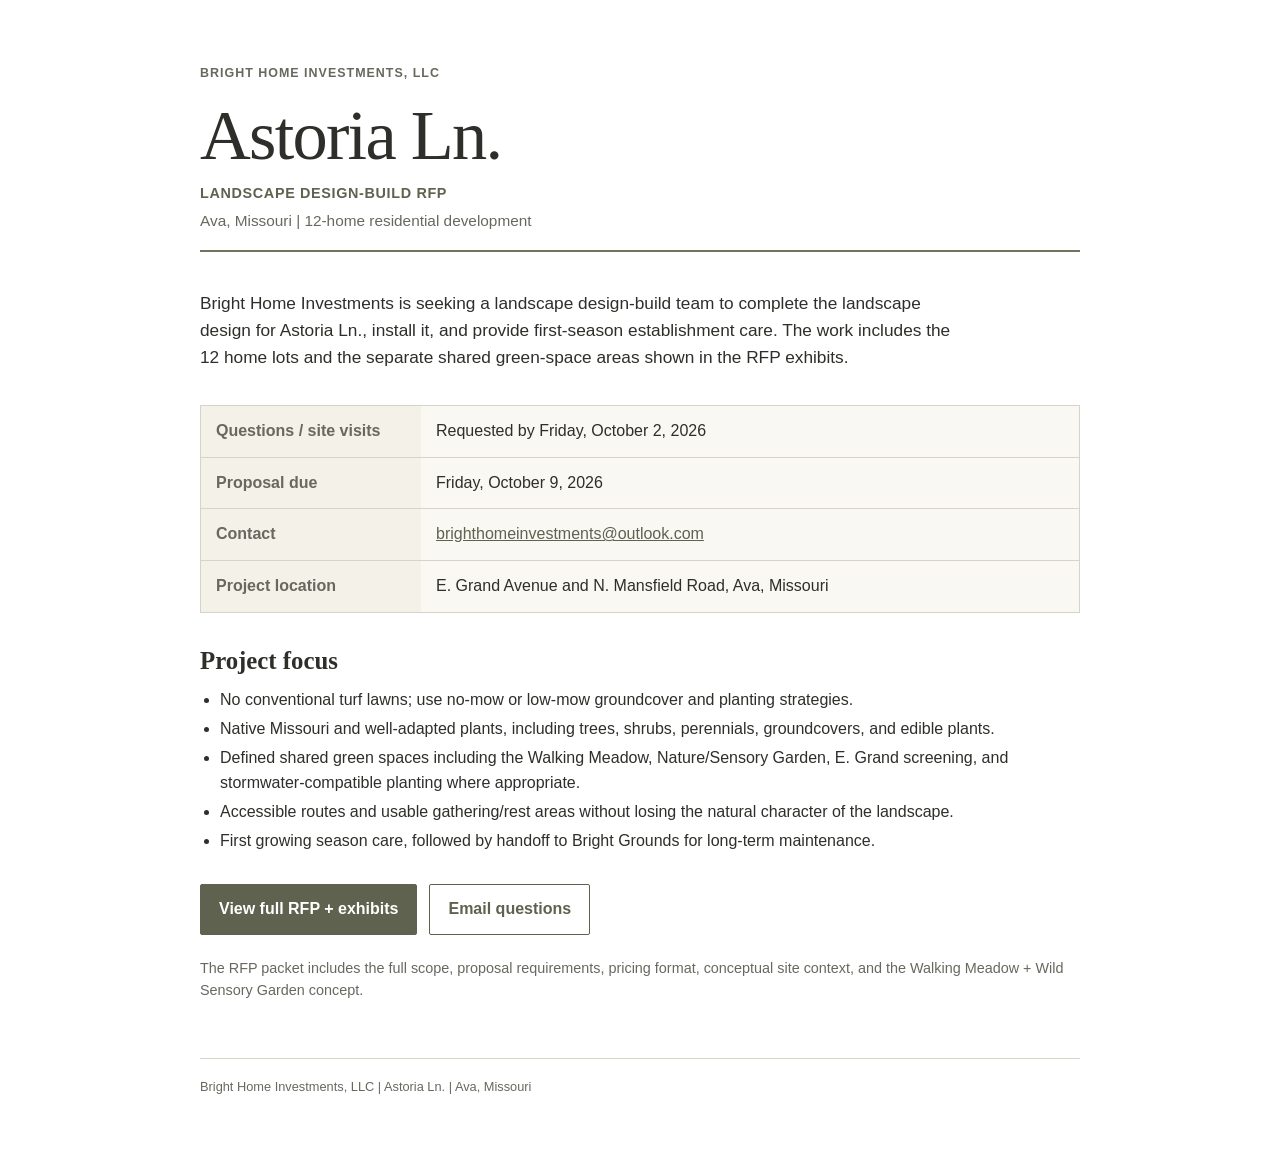
<file: astoria-landscape-rfp/index.html>
<!doctype html>
<html lang="en">
<head>
  <meta charset="utf-8">
  <meta name="viewport" content="width=device-width, initial-scale=1">
  <meta name="robots" content="noindex, nofollow">
  <title>Astoria Ln. Landscape Design-Build RFP | Bright Home Investments</title>
  <style>
    :root{
      --ink:#2e2e2a;
      --muted:#68685f;
      --olive:#70745e;
      --olive-dark:#5e624e;
      --warm:#f4f1e9;
      --warm-2:#faf8f3;
      --line:#d8d3c8;
      --paper:#fff;
    }
    *{box-sizing:border-box}
    body{
      margin:0;
      background:var(--paper);
      color:var(--ink);
      font-family:Arial, Helvetica, sans-serif;
      line-height:1.55;
    }
    main{
      width:min(880px, calc(100% - 40px));
      margin:0 auto;
      padding:64px 0 80px;
    }
    .brand{
      margin:0 0 18px;
      color:var(--muted);
      font-size:.78rem;
      font-weight:700;
      letter-spacing:.08em;
      text-transform:uppercase;
    }
    h1{
      margin:0;
      font-family:Georgia, 'Times New Roman', serif;
      font-size:clamp(2.7rem,7vw,4.4rem);
      line-height:.98;
      font-weight:400;
      letter-spacing:-.025em;
    }
    .eyebrow{
      margin:12px 0 4px;
      color:var(--olive-dark);
      font-size:.9rem;
      font-weight:700;
      letter-spacing:.045em;
      text-transform:uppercase;
    }
    .location{margin:0;color:var(--muted);font-size:.96rem}
    .rule{border:0;border-top:2px solid var(--olive);margin:18px 0 38px}
    .intro{
      max-width:760px;
      margin:0 0 34px;
      font-size:1.08rem;
    }
    h2{
      margin:34px 0 12px;
      font-family:Georgia, 'Times New Roman', serif;
      font-size:1.55rem;
      line-height:1.15;
      font-weight:700;
    }
    .details{
      border:1px solid var(--line);
      margin:28px 0 34px;
    }
    .row{
      display:grid;
      grid-template-columns:220px 1fr;
      border-bottom:1px solid var(--line);
    }
    .row:last-child{border-bottom:0}
    .label,.value{padding:13px 15px}
    .label{background:var(--warm);color:var(--muted);font-weight:700}
    .value{background:var(--warm-2)}
    ul{padding-left:1.25rem;margin:10px 0 0}
    li{margin:.28rem 0}
    .actions{display:flex;flex-wrap:wrap;gap:12px;margin-top:30px}
    .btn{
      display:inline-block;
      padding:12px 18px;
      border:1px solid var(--olive-dark);
      color:var(--olive-dark);
      text-decoration:none;
      font-weight:700;
      border-radius:2px;
    }
    .btn.primary{background:var(--olive-dark);color:#fff}
    .small{margin-top:22px;color:var(--muted);font-size:.9rem}
    footer{margin-top:56px;padding-top:18px;border-top:1px solid var(--line);color:var(--muted);font-size:.8rem}
    a{color:var(--olive-dark)}
    @media (max-width:620px){
      main{width:min(100% - 28px, 880px);padding-top:42px}
      .row{grid-template-columns:1fr}
      .label{padding-bottom:5px}
      .value{padding-top:5px}
    }
  </style>
</head>
<body>
  <main>
    <p class="brand">Bright Home Investments, LLC</p>
    <h1>Astoria Ln.</h1>
    <p class="eyebrow">Landscape Design-Build RFP</p>
    <p class="location">Ava, Missouri | 12-home residential development</p>
    <hr class="rule">

    <p class="intro">Bright Home Investments is seeking a landscape design-build team to complete the landscape design for Astoria Ln., install it, and provide first-season establishment care. The work includes the 12 home lots and the separate shared green-space areas shown in the RFP exhibits.</p>

    <div class="details" aria-label="RFP details">
      <div class="row"><div class="label">Questions / site visits</div><div class="value">Requested by Friday, October 2, 2026</div></div>
      <div class="row"><div class="label">Proposal due</div><div class="value">Friday, October 9, 2026</div></div>
      <div class="row"><div class="label">Contact</div><div class="value"><a href="mailto:brighthomeinvestments@outlook.com">brighthomeinvestments@outlook.com</a></div></div>
      <div class="row"><div class="label">Project location</div><div class="value">E. Grand Avenue and N. Mansfield Road, Ava, Missouri</div></div>
    </div>

    <h2>Project focus</h2>
    <ul>
      <li>No conventional turf lawns; use no-mow or low-mow groundcover and planting strategies.</li>
      <li>Native Missouri and well-adapted plants, including trees, shrubs, perennials, groundcovers, and edible plants.</li>
      <li>Defined shared green spaces including the Walking Meadow, Nature/Sensory Garden, E. Grand screening, and stormwater-compatible planting where appropriate.</li>
      <li>Accessible routes and usable gathering/rest areas without losing the natural character of the landscape.</li>
      <li>First growing season care, followed by handoff to Bright Grounds for long-term maintenance.</li>
    </ul>

    <div class="actions">
      <a class="btn primary" href="Astoria_Ln_Landscape_Design_Build_RFP_Packet.pdf">View full RFP + exhibits</a>
      <a class="btn" href="mailto:brighthomeinvestments@outlook.com?subject=Astoria%20Ln.%20Landscape%20RFP">Email questions</a>
    </div>

    <p class="small">The RFP packet includes the full scope, proposal requirements, pricing format, conceptual site context, and the Walking Meadow + Wild Sensory Garden concept.</p>

    <footer>Bright Home Investments, LLC | Astoria Ln. | Ava, Missouri</footer>
  </main>
</body>
</html>
</file>
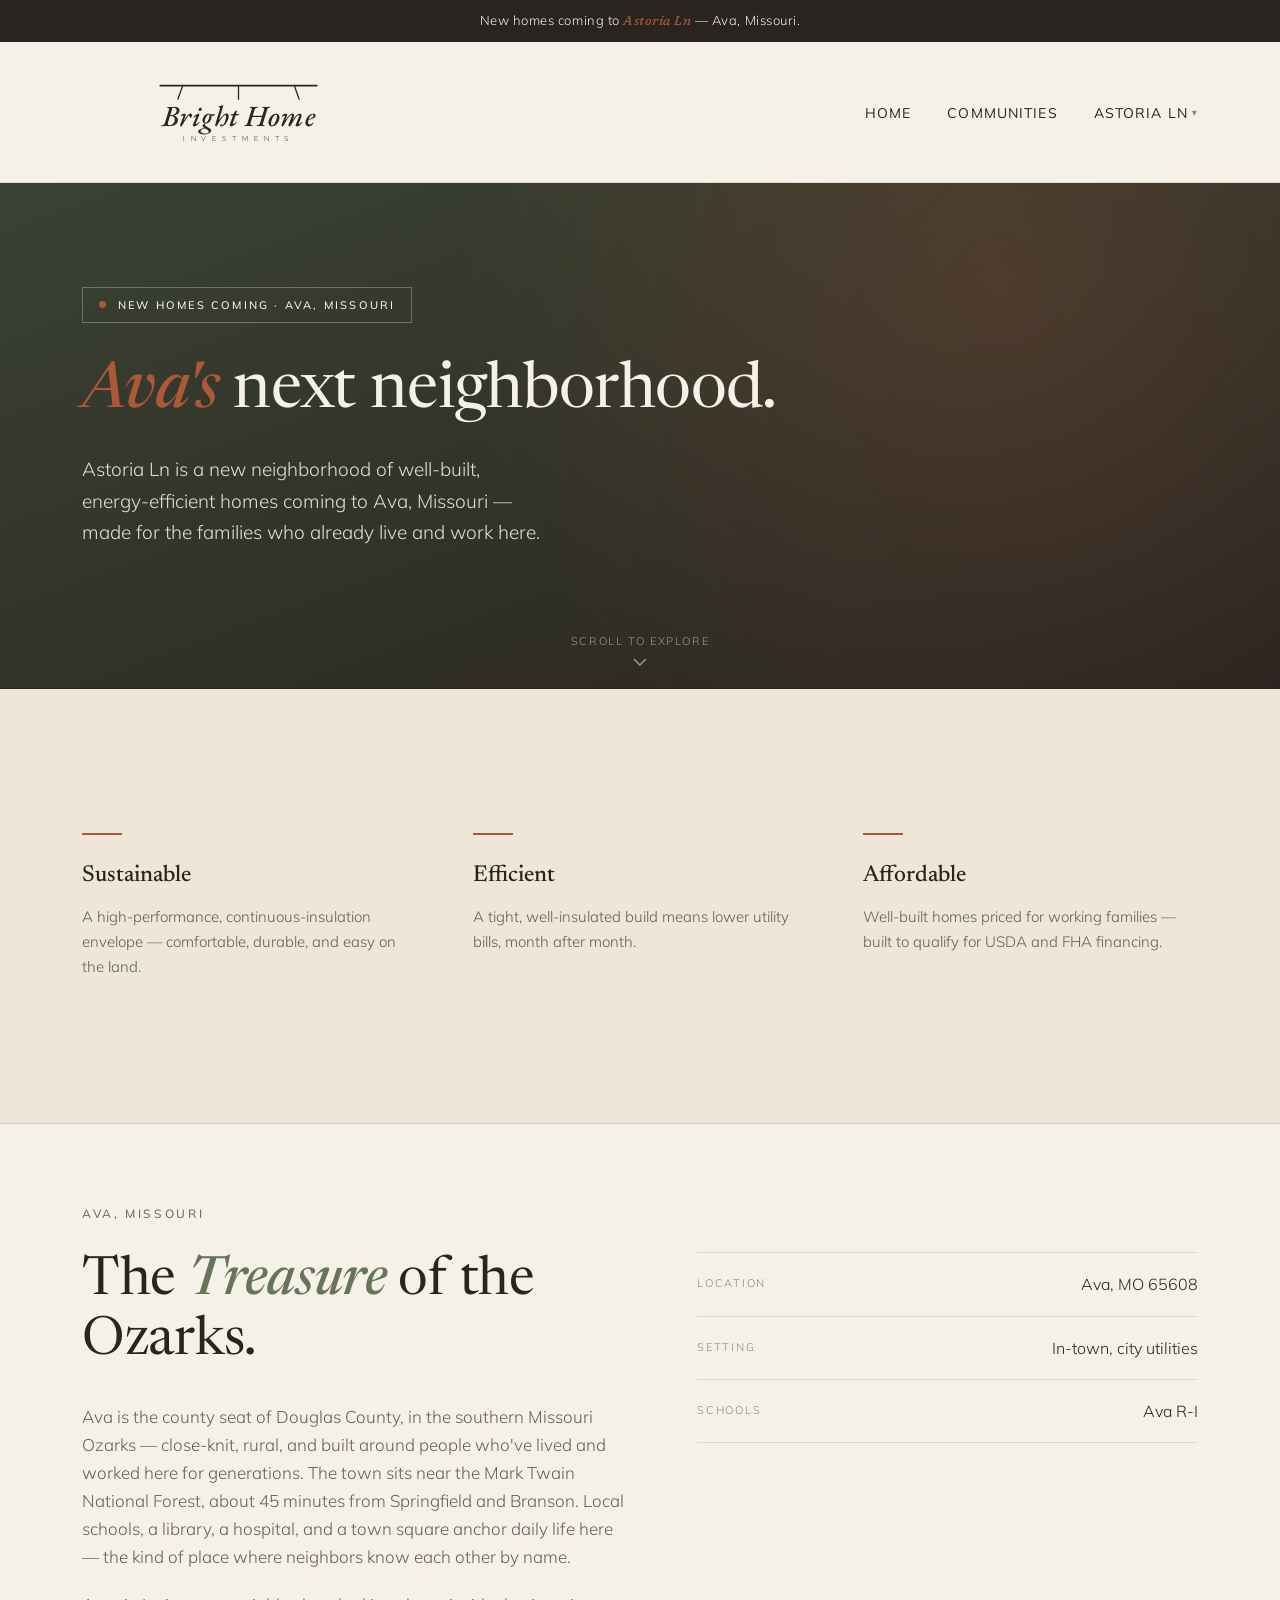
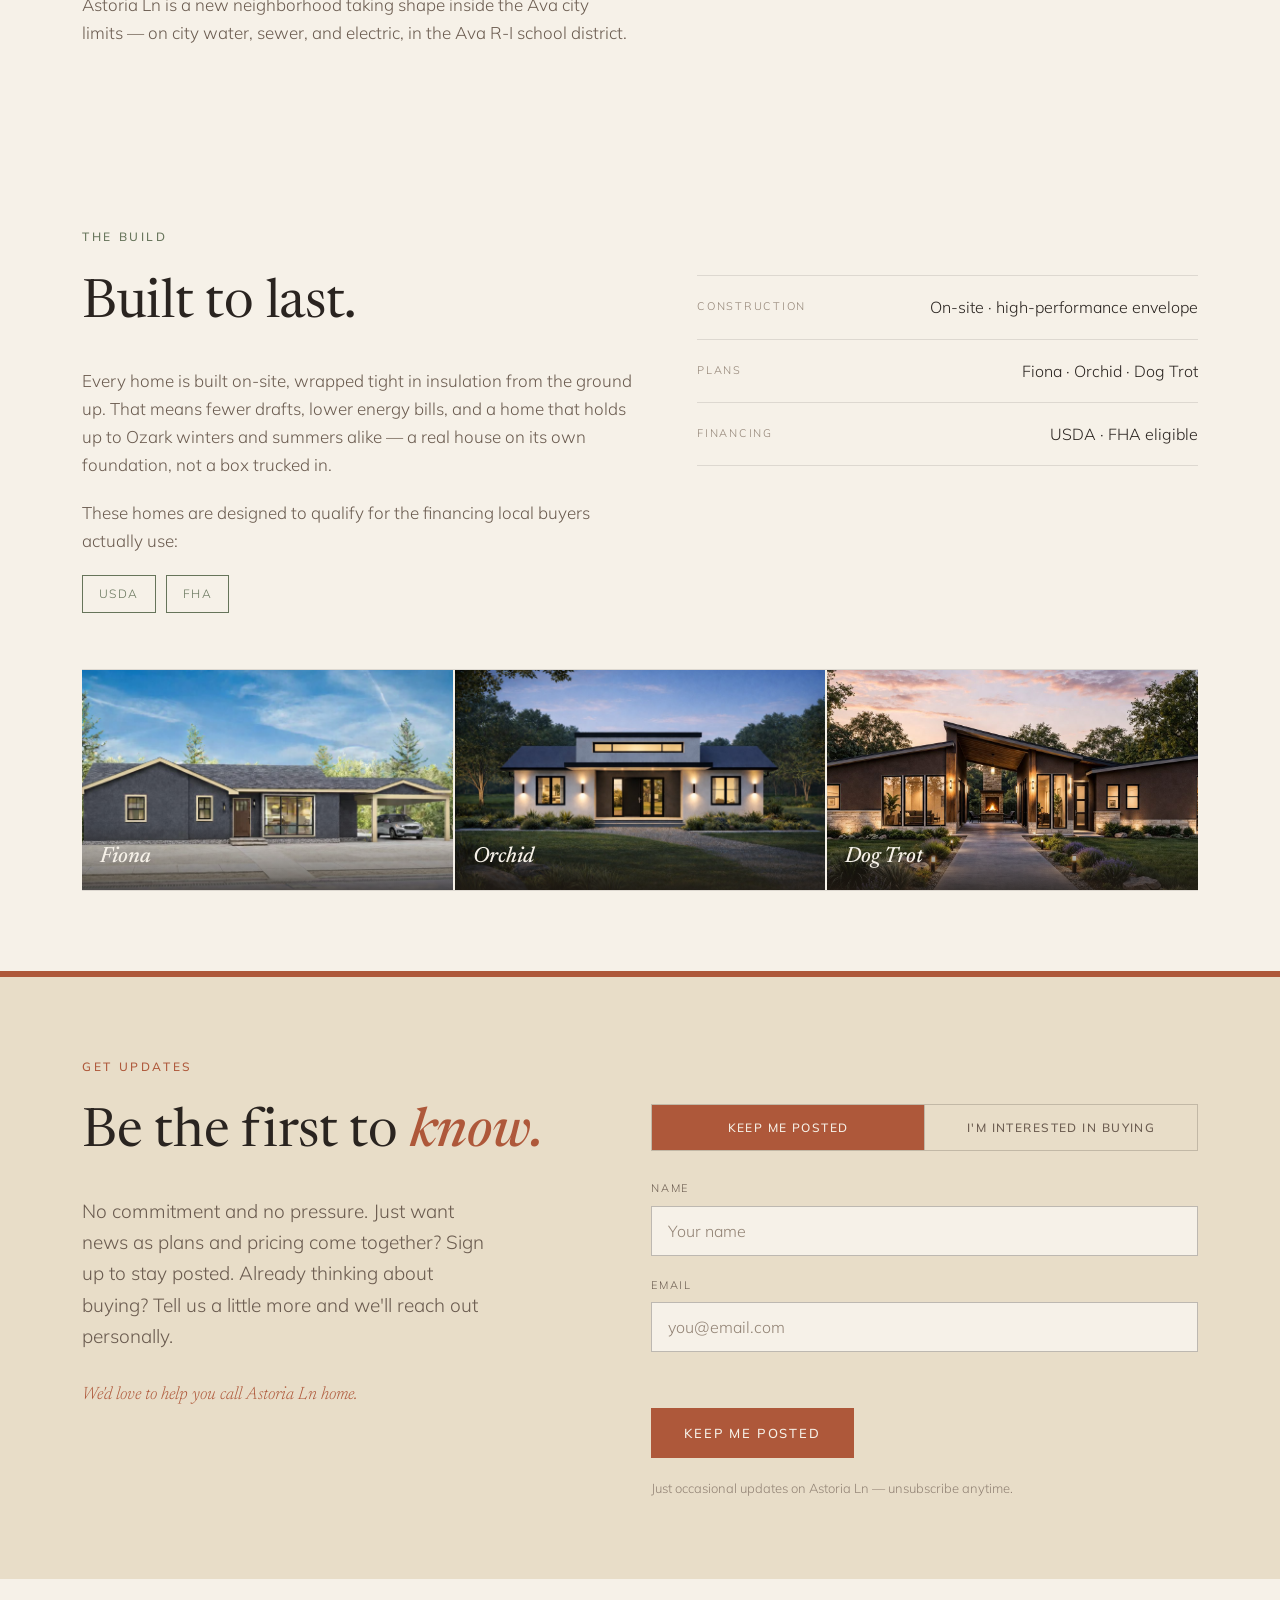
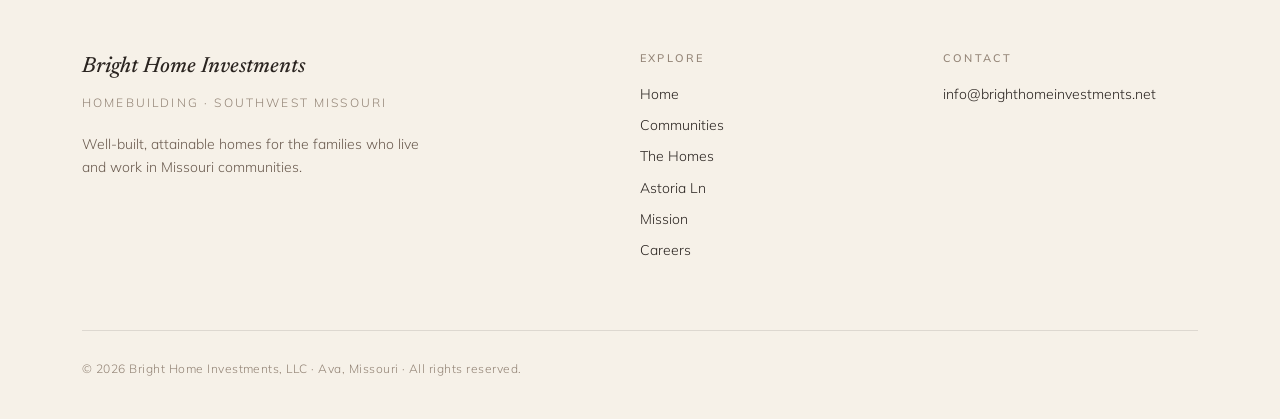
<file: astoria-ln.html>
<!DOCTYPE html>
<html lang="en">
<head>
  <meta charset="UTF-8">
  <meta name="viewport" content="width=device-width, initial-scale=1.0">
  <title>Astoria Ln — New Homes Coming to Ava, Missouri | Bright Home Investments</title>
  <meta name="description" content="New, energy-efficient homes coming to Ava, Missouri. Join the list for Astoria Ln — sustainable, efficient, and priced to stay within reach. USDA and FHA eligible.">

  <!-- Canonical -->
  <link rel="canonical" href="https://brighthomeinvestments.net/astoria-ln">

  <!-- Favicon -->
  <link rel="icon" type="image/x-icon" href="/favicon.ico">
  <link rel="icon" type="image/png" sizes="32x32" href="/favicon-32.png">
  <link rel="apple-touch-icon" sizes="180x180" href="/apple-touch-icon.png">

  <!-- Open Graph -->
  <meta property="og:type" content="website">
  <meta property="og:site_name" content="Bright Home Investments">
  <meta property="og:title" content="Astoria Ln — New Homes Coming to Ava, Missouri">
  <meta property="og:description" content="New, energy-efficient homes coming to Ava, Missouri. USDA and FHA eligible. Three plans: Fiona, Orchid, and Dog Trot.">
  <meta property="og:url" content="https://brighthomeinvestments.net/astoria-ln">
  <meta property="og:image" content="https://brighthomeinvestments.net/images/Bright_Home_Logo.jpg">
  <meta property="og:image:width" content="1200">
  <meta property="og:image:height" content="630">
  <meta name="twitter:card" content="summary_large_image">
  <meta name="twitter:title" content="Astoria Ln — New Homes Coming to Ava, Missouri">
  <meta name="twitter:description" content="New, energy-efficient homes coming to Ava, Missouri. USDA and FHA eligible. Three plans: Fiona, Orchid, and Dog Trot.">
  <meta name="twitter:image" content="https://brighthomeinvestments.net/images/Bright_Home_Logo.jpg">

  <link rel="preconnect" href="https://fonts.googleapis.com">
  <link rel="preconnect" href="https://fonts.gstatic.com" crossorigin>
  <link href="https://fonts.googleapis.com/css2?family=Newsreader:ital,wght@0,300;0,400;0,500;1,400;1,500&family=Mulish:wght@300;400;500;600;700&display=swap" rel="stylesheet">

  <script src="https://challenges.cloudflare.com/turnstile/v0/api.js" async defer></script>

  <style>
    :root {
      --ink: #2A2420;
      --ink-soft: #6B5C50;
      --ink-mute: #938476;
      --cream: #F6F1E8;
      --cream-deep: #EEE6D6;
      --rule: rgba(42,36,32,0.12);
      --moss: #66745A;
      --clay: #AE583A;
      --gold: #C9A06E;
      --espresso: #251E16;
      --serif: "Newsreader", Georgia, serif;
      --sans: "Mulish", system-ui, sans-serif;
    }

    * { margin: 0; padding: 0; box-sizing: border-box; }

    html { scroll-behavior: smooth; }

    body {
      font-family: var(--sans);
      font-weight: 300;
      color: var(--ink);
      background: var(--cream);
      line-height: 1.65;
      -webkit-font-smoothing: antialiased;
    }

    .wrap { max-width: 1180px; margin: 0 auto; padding: 0 32px; }

    h1 {
      font-family: var(--serif);
      font-weight: 400;
      font-size: clamp(44px, 6.4vw, 84px);
      line-height: 1.05;
      letter-spacing: -0.01em;
      max-width: 920px;
      margin-bottom: 36px;
    }
    h1 em { font-style: italic; font-weight: 500; color: var(--moss); }

    h2 {
      font-family: var(--serif);
      font-weight: 400;
      font-size: clamp(34px, 4.4vw, 54px);
      line-height: 1.1;
      letter-spacing: -0.005em;
      margin-bottom: 32px;
      max-width: 760px;
    }
    h2 em { font-style: italic; font-weight: 500; color: var(--moss); }

    section { padding: 80px 0; }
    #location, #build, #reserve { scroll-margin-top: 130px; }


    .section-label {
      font-size: 12px;
      font-weight: 500;
      letter-spacing: 0.22em;
      text-transform: uppercase;
      color: var(--moss);
      margin-bottom: 28px;
    }

    .btn {
      display: inline-block;
      padding: 16px 32px;
      background: var(--ink);
      color: var(--cream);
      text-decoration: none;
      font-family: var(--sans);
      font-size: 13px;
      font-weight: 500;
      letter-spacing: 0.14em;
      text-transform: uppercase;
      border: 1px solid var(--ink);
      cursor: pointer;
      transition: all 0.25s ease;
    }
    .btn:hover { background: transparent; color: var(--ink); }
    .btn-clay { background: var(--clay); border-color: var(--clay); color: var(--cream); }
    .btn-clay:hover { background: transparent; color: var(--clay); }
    .btn-line { background: transparent; border-color: rgba(246,241,232,0.55); color: var(--cream); }
    .btn-line:hover { background: rgba(246,241,232,0.1); border-color: var(--cream); color: var(--cream); }
    .btn-line-dark { background: transparent; border-color: var(--ink); color: var(--ink); }
    .btn-line-dark:hover { background: var(--ink); color: var(--cream); }

    .cta-band { padding: 56px 0; border-top: 1px solid var(--rule); border-bottom: 1px solid var(--rule); background: var(--cream-deep); }
    .cta-band-inner { display: flex; gap: 18px; align-items: center; justify-content: center; flex-wrap: wrap; }

    /* ---------- RIBBON BAND ---------- */
    .ribbon-band { margin-top: 56px; border-top: 1px solid var(--rule); border-bottom: 1px solid var(--rule); display: grid; grid-template-columns: repeat(3, 1fr); gap: 2px; }
    .ribbon-item { position: relative; display: block; height: 220px; overflow: hidden; text-decoration: none; }
    .ribbon-item img { width: 100%; height: 100%; object-fit: cover; display: block; transition: transform 0.3s; }
    .ribbon-item:hover img { transform: scale(1.04); }
    .ribbon-name {
      position: absolute; bottom: 0; left: 0; right: 0; padding: 14px 18px;
      background: linear-gradient(to top, rgba(37,30,22,0.75), transparent);
      color: var(--cream); font-family: var(--serif); font-style: italic; font-weight: 500; font-size: 22px;
    }
    @media (max-width: 700px) {
      .ribbon-band { grid-template-columns: 1fr; }
    }

    /* ---------- TOP BANNER ---------- */
    .banner {
      background: var(--ink);
      color: var(--cream);
      font-size: 13px;
      font-weight: 300;
      letter-spacing: 0.04em;
      text-align: center;
      padding: 10px 24px;
    }
    .banner em { font-family: var(--serif); font-style: italic; font-weight: 500; color: var(--clay); }

    /* ---------- HEADER ---------- */
    header { border-bottom: 1px solid var(--rule); padding: 22px 0; background: var(--cream); position: sticky; top: 0; z-index: 50; }
    .header-row { display: flex; align-items: center; justify-content: space-between; gap: 24px; }
    .logo a { display: inline-block; line-height: 0; }
    .logo img { height: 88px; width: auto; display: block; }
    nav ul { list-style: none; display: flex; gap: 36px; align-items: center; }
    nav a {
      color: var(--ink);
      text-decoration: none;
      font-size: 14px;
      font-weight: 400;
      letter-spacing: 0.08em;
      text-transform: uppercase;
      transition: color 0.2s;
    }
    nav a:hover { color: var(--moss); }
    .nav-drop { position: relative; padding-bottom: 14px; margin-bottom: -14px; }
    .nav-drop > a { display: inline-flex; align-items: center; gap: 4px; }
    .nav-drop .caret { font-size: 10px; color: var(--ink-mute); transition: transform 0.2s; }
    .nav-drop:hover .caret, .nav-drop:focus-within .caret { transform: rotate(180deg); }
    .nav-sub {
      list-style: none; position: absolute; top: 100%; left: 0; margin-top: 0;
      background: var(--cream); border: 1px solid var(--rule); min-width: 170px;
      padding: 6px 0; display: none; flex-direction: column; gap: 0;
      box-shadow: 0 8px 24px rgba(42,36,32,0.08); z-index: 60;
    }
    .nav-drop:hover .nav-sub, .nav-drop:focus-within .nav-sub { display: flex; }
    .nav-sub li { width: 100%; }
    .nav-sub a {
      display: block; padding: 10px 18px; font-size: 12px; letter-spacing: 0.08em;
      text-transform: uppercase; white-space: nowrap; color: var(--ink-soft);
    }
    .nav-sub a:hover { color: var(--moss); background: var(--cream-deep); }

    /* ---------- HERO ---------- */
    .hero {
      padding: 110px 0 120px;
      border-bottom: 1px solid var(--rule);
      position: relative;
      background:
        radial-gradient(circle at 85% 15%, rgba(102,116,90,0.07), transparent 55%),
        linear-gradient(180deg, var(--cream) 0%, var(--cream-deep) 100%);
    }
    .eyebrow {
      font-size: 12px;
      font-weight: 500;
      letter-spacing: 0.22em;
      text-transform: uppercase;
      color: var(--moss);
      margin-bottom: 32px;
    }
    .eyebrow .dot {
      display: inline-block; width: 4px; height: 4px;
      background: var(--moss); border-radius: 50%;
      margin: 0 12px; vertical-align: middle;
    }
    .hero-sub { font-size: 19px; max-width: 600px; color: var(--ink-soft); margin-bottom: 44px; }
    .hero-meta {
      position: absolute; right: 32px; bottom: 28px;
      font-family: var(--serif); font-style: italic;
      font-size: 15px; color: var(--ink-mute);
    }

    /* ---------- VALUE PROPS ---------- */
    .pillars {
      display: grid; grid-template-columns: repeat(3, 1fr);
      gap: 0; border-top: 1px solid var(--rule); margin-top: 56px;
    }
    .pillar { padding: 48px 32px 16px 0; border-right: 1px solid var(--rule); }
    .pillar:last-child { border-right: 0; padding-right: 0; }
    .pillar-num { font-family: var(--serif); font-style: italic; font-size: 22px; color: var(--gold); margin-bottom: 24px; }
    .pillar h3 { font-family: var(--serif); font-weight: 500; font-size: 24px; margin-bottom: 14px; }
    .pillar p { font-size: 15px; color: var(--ink-soft); }

    /* ---------- PLANS ---------- */
    .plans-section { background: var(--cream-deep); border-top: 1px solid var(--rule); border-bottom: 1px solid var(--rule); }
    .plans { display: grid; grid-template-columns: repeat(3, 1fr); gap: 32px; margin-top: 48px; }
    .plan-card { background: var(--cream); border: 1px solid var(--rule); display: flex; flex-direction: column; }
    .plan-img {
      position: relative; aspect-ratio: 4 / 3; overflow: hidden;
      background: var(--cream-deep); border-bottom: 1px solid var(--rule);
    }
    .plan-img img { width: 100%; height: 100%; object-fit: cover; display: block; }
    .plan-img .placeholder {
      position: absolute; inset: 0; display: flex; flex-direction: column;
      align-items: center; justify-content: center; gap: 8px; text-align: center;
      background:
        repeating-linear-gradient(45deg, rgba(102,116,90,0.05) 0 12px, transparent 12px 24px),
        var(--cream-deep);
      color: var(--ink-mute);
    }
    .plan-img .placeholder .ph-name { font-family: var(--serif); font-style: italic; font-size: 26px; color: var(--moss); }
    .plan-img .placeholder .ph-note { font-size: 11px; letter-spacing: 0.14em; text-transform: uppercase; }
    .dt-toggle {
      position: absolute; bottom: 12px; left: 50%; transform: translateX(-50%);
      display: flex; background: rgba(42,36,32,0.78); backdrop-filter: blur(4px);
      border: 1px solid rgba(246,241,232,0.25);
    }
    .dt-toggle button {
      font-family: var(--sans); font-size: 10px; font-weight: 500;
      letter-spacing: 0.14em; text-transform: uppercase; cursor: pointer;
      padding: 7px 16px; background: transparent; color: rgba(246,241,232,0.7); border: 0;
      transition: all 0.2s;
    }
    .dt-toggle button + button { border-left: 1px solid rgba(246,241,232,0.25); }
    .dt-toggle button.active { background: var(--clay); color: var(--cream); }
    .plan-body { padding: 28px 26px 30px; flex: 1; display: flex; flex-direction: column; }
    .plan-name { font-family: var(--serif); font-weight: 500; font-size: 28px; margin-bottom: 6px; }
    .plan-specs { font-size: 13px; letter-spacing: 0.1em; text-transform: uppercase; color: var(--ink-mute); margin-bottom: 18px; }
    .plan-desc { font-size: 15px; color: var(--ink-soft); margin-bottom: 24px; flex: 1; }
    .plan-price { border-top: 1px solid var(--rule); padding-top: 18px; display: flex; justify-content: space-between; align-items: baseline; }
    .plan-price .label { font-size: 11px; letter-spacing: 0.16em; text-transform: uppercase; color: var(--ink-mute); }
    .plan-price .value { font-family: var(--serif); font-style: italic; font-size: 20px; color: var(--clay); }

    /* ---------- BUILD / LOCATION ---------- */
    .build-grid { display: grid; grid-template-columns: 1.1fr 1fr; gap: 64px; align-items: start; }
    .fact-list { border-top: 1px solid var(--rule); }
    .fact-row { display: flex; justify-content: space-between; gap: 24px; padding: 18px 0; border-bottom: 1px solid var(--rule); }
    .fact-row .k { font-size: 11px; letter-spacing: 0.16em; text-transform: uppercase; color: var(--ink-mute); padding-top: 3px; }
    .fact-row .v { text-align: right; color: var(--ink); font-size: 16px; max-width: 60%; }
    .build-copy p { color: var(--ink-soft); margin-bottom: 20px; font-size: 17px; }
    .fin-badges { display: flex; gap: 10px; flex-wrap: wrap; margin-top: 8px; }
    .fin-badge { border: 1px solid var(--moss); color: var(--moss); font-size: 12px; letter-spacing: 0.12em; text-transform: uppercase; padding: 8px 16px; }

    /* ---------- RESERVE FORM ---------- */
    .reserve { background: #E8DDC8; color: var(--ink); border-top: 6px solid var(--clay); }
    .reserve .section-label { color: var(--clay); }
    .reserve h2 { color: var(--ink); }
    .reserve h2 em { color: var(--clay); }
    .reserve-grid { display: grid; grid-template-columns: 1fr 1.1fr; gap: 72px; align-items: start; margin-top: 16px; }
    .reserve-lede { font-size: 19px; color: var(--ink-soft); max-width: 420px; }
    .reserve-soft { font-family: var(--serif); font-style: italic; font-size: 18px; color: var(--clay); margin-top: 28px; }

    .toggle { display: flex; border: 1px solid rgba(42,36,32,0.2); margin-bottom: 28px; }
    .toggle button {
      flex: 1; font-family: var(--sans); font-size: 12px; font-weight: 500;
      letter-spacing: 0.12em; text-transform: uppercase; cursor: pointer;
      padding: 15px 12px; background: transparent; color: var(--ink-soft);
      border: 0; transition: all 0.2s;
    }
    .toggle button + button { border-left: 1px solid rgba(42,36,32,0.2); }
    .toggle button.active { background: var(--clay); color: var(--cream); }
    .pane { display: none; }
    .pane.active { display: grid; gap: 20px; }

    form { display: grid; gap: 20px; }
    .field { display: flex; flex-direction: column; gap: 8px; }
    .field label { font-size: 11px; letter-spacing: 0.16em; text-transform: uppercase; color: var(--ink-soft); }
    .field input, .field select, .field textarea {
      font-family: var(--sans); font-size: 16px; font-weight: 300;
      background: var(--cream); color: var(--ink);
      border: 1px solid rgba(42,36,32,0.28); padding: 14px 16px;
      transition: border-color 0.2s, background 0.2s;
    }
    .field input::placeholder, .field textarea::placeholder { color: var(--ink-mute); }
    .field input:focus, .field select:focus, .field textarea:focus {
      outline: none; border-color: var(--clay); background: #FFFDF8;
    }
    .field select option { color: var(--ink); }
    .field textarea { resize: vertical; min-height: 90px; }
    .field-row { display: grid; grid-template-columns: 1fr 1fr; gap: 20px; }
    form .btn { justify-self: start; margin-top: 8px; }
    .form-note { font-size: 13px; color: var(--ink-mute); }
    .hp-field { position: absolute !important; left: -9999px !important; width: 1px; height: 1px; opacity: 0; pointer-events: none; }
    .cf-turnstile { margin: 4px 0 4px; }

    .form-success {
      display: none; padding: 40px; border: 1px solid var(--clay);
      background: rgba(174,88,58,0.08); text-align: center;
    }
    .form-success.show { display: block; }
    .form-success h3 { font-family: var(--serif); font-style: italic; font-size: 30px; color: var(--ink); margin-bottom: 12px; }
    .form-success p { color: var(--ink-soft); }

    /* ---------- FOOTER ---------- */
    footer { padding: 70px 0 40px; background: var(--cream); }
    .footer-row { display: grid; grid-template-columns: 2fr 1fr 1fr; gap: 48px; margin-bottom: 60px; }
    .footer-brand { font-family: var(--serif); font-style: italic; font-weight: 500; font-size: 22px; margin-bottom: 8px; }
    .footer-brand-sub { font-size: 12px; letter-spacing: 0.18em; text-transform: uppercase; color: var(--ink-mute); margin-bottom: 20px; }
    .footer-tag { font-size: 14px; color: var(--ink-soft); max-width: 360px; }
    .footer-col h4 { font-size: 11px; font-weight: 500; letter-spacing: 0.2em; text-transform: uppercase; color: var(--ink-mute); margin-bottom: 16px; }
    .footer-col a { display: block; color: var(--ink); text-decoration: none; font-size: 14px; margin-bottom: 8px; transition: color 0.2s; }
    .footer-col a:hover { color: var(--gold); }
    .footer-bottom { border-top: 1px solid var(--rule); padding-top: 28px; font-size: 12px; color: var(--ink-mute); letter-spacing: 0.04em; }

    /* ---------- PROJECT HERO (distinct from homepage) ---------- */
    .phero {
      background:
        radial-gradient(circle at 78% 20%, rgba(174,88,58,0.22), transparent 50%),
        linear-gradient(160deg, #3A4233 0%, #2A2420 100%);
      color: var(--cream);
      border-bottom: 1px solid var(--ink);
      padding: 0;
      overflow: hidden;
      position: relative;
    }
    .scroll-cue {
      position: absolute; bottom: 22px; left: 50%; transform: translateX(-50%);
      display: flex; flex-direction: column; align-items: center; gap: 8px;
      font-size: 11px; letter-spacing: 0.14em; text-transform: uppercase;
      color: rgba(246,241,232,0.55);
      animation: cueBob 2.2s ease-in-out infinite;
    }
    @keyframes cueBob { 0%,100% { transform: translateX(-50%) translateY(0); } 50% { transform: translateX(-50%) translateY(6px); } }
    .phero-grid { display: block; }
    .phero-text { padding: 104px 0 100px; max-width: 720px; display: flex; flex-direction: column; }
    .phero-tag {
      display: inline-flex; align-items: center; gap: 12px; align-self: flex-start;
      font-size: 11px; font-weight: 500; letter-spacing: 0.2em; text-transform: uppercase;
      color: var(--cream); border: 1px solid rgba(246,241,232,0.3);
      padding: 8px 16px; margin-bottom: 36px;
    }
    .phero-tag .pulse { width: 7px; height: 7px; border-radius: 50%; background: var(--clay); box-shadow: 0 0 0 0 rgba(174,88,58,0.6); animation: pulse 2.4s infinite; }
    @keyframes pulse { 0%{box-shadow:0 0 0 0 rgba(174,88,58,0.55);} 70%{box-shadow:0 0 0 10px rgba(174,88,58,0);} 100%{box-shadow:0 0 0 0 rgba(174,88,58,0);} }
    .phero h1 { color: var(--cream); font-size: clamp(42px, 5vw, 72px); margin-bottom: 28px; }
    .phero h1 em { color: var(--clay); }
    .phero-sub { font-size: 19px; color: rgba(246,241,232,0.9); max-width: 460px; margin-bottom: 40px; }
    .phero-visual { position: relative; border-left: 1px solid rgba(246,241,232,0.14); background: rgba(0,0,0,0.15); }
    .phero-visual img { position: absolute; inset: 0; width: 100%; height: 100%; object-fit: cover; }
    .phero-visual .placeholder {
      position: absolute; inset: 0; display: flex; flex-direction: column; gap: 10px;
      align-items: center; justify-content: center; text-align: center; color: rgba(246,241,232,0.5);
      background: repeating-linear-gradient(45deg, rgba(246,241,232,0.03) 0 14px, transparent 14px 28px);
    }
    .phero-visual .placeholder .pv-name { font-family: var(--serif); font-style: italic; font-size: 30px; color: var(--clay); }
    .phero-visual .placeholder .pv-note { font-size: 11px; letter-spacing: 0.16em; text-transform: uppercase; }

    /* ---------- VALUE BAND (replaces 01/02/03 pillars) ---------- */
    .valband { background: var(--cream-deep); border-bottom: 1px solid var(--rule); }
    .valband-inner { display: grid; grid-template-columns: repeat(3, 1fr); gap: 56px; padding: 64px 0; }
    .valitem .vrule { width: 40px; height: 2px; background: var(--clay); margin-bottom: 22px; }
    .valitem h3 { font-family: var(--serif); font-weight: 500; font-size: 23px; margin-bottom: 10px; }
    .valitem p { font-size: 15px; color: var(--ink-soft); }

    /* ---------- RESPONSIVE ---------- */
    @media (max-width: 860px) {
      .wrap { padding: 0 24px; }
      .hero { padding: 64px 0 80px; }
      .hero-meta { display: none; }
      .logo img { height: 52px; }
      nav ul { gap: 18px; }
      nav a { font-size: 11px; }
      nav .nav-hide { display: none; }
      .pillars, .plans, .build-grid, .reserve-grid, .footer-row { grid-template-columns: 1fr; }
      .pillar { border-right: 0; border-bottom: 1px solid var(--rule); padding: 32px 0; }
      .pillar:last-child { border-bottom: 0; }
      .build-grid, .reserve-grid { gap: 40px; }
      .field-row { grid-template-columns: 1fr; }
      section { padding: 60px 0; }

      .phero-grid { grid-template-columns: 1fr; min-height: 0; }
      .phero-text { padding: 56px 0 48px; }
      .phero-visual { aspect-ratio: 4 / 3; border-left: 0; border-top: 1px solid rgba(246,241,232,0.14); }
      .valband-inner { grid-template-columns: 1fr; gap: 36px; padding: 48px 0; }
    }
  </style>

  <!-- JSON-LD Structured Data -->
  <script type="application/ld+json">
  {
    "@context": "https://schema.org",
    "@type": "RealEstateListing",
    "name": "Astoria Ln — New Homes in Ava, Missouri",
    "url": "https://brighthomeinvestments.net/astoria-ln",
    "description": "A new neighborhood of well-built, energy-efficient homes coming to Ava, Missouri. USDA and FHA eligible. Three floor plans available: Fiona, Orchid, and Dog Trot.",
    "image": "https://brighthomeinvestments.net/images/Bright_Home_Logo.jpg",
    "address": {
      "@type": "PostalAddress",
      "streetAddress": "Astoria Ln",
      "addressLocality": "Ava",
      "addressRegion": "MO",
      "postalCode": "65608",
      "addressCountry": "US"
    },
    "seller": {
      "@type": "Organization",
      "name": "Bright Home Investments LLC",
      "url": "https://brighthomeinvestments.net",
      "email": "info@brighthomeinvestments.net"
    }
  }
  </script>
</head>
<body>

  <div class="banner">
    New homes coming to <em>Astoria Ln</em> — Ava, Missouri.
  </div>

  <header>
    <div class="wrap header-row">
      <div class="logo">
        <a href="/" aria-label="Bright Home Investments">
          <img src="/images/logo.svg" alt="Bright Home Investments">
        </a>
      </div>
      <nav>
        <ul>
          <li><a href="/">Home</a></li>
          <li><a href="/communities">Communities</a></li>
          <li class="nav-drop">
            <a href="/astoria-ln">Astoria Ln <span class="caret">▾</span></a>
            <ul class="nav-sub">
              <li><a href="/floor-plans">The Homes</a></li>
            </ul>
          </li>
        </ul>
      </nav>
    </div>
  </header>

  <!-- HERO -->
  <section class="phero">
    <div class="wrap">
      <div class="phero-grid">
        <div class="phero-text">
          <span class="phero-tag"><span class="pulse"></span> New Homes Coming · Ava, Missouri</span>
<h1><em>Ava's</em> next neighborhood.</h1>
          <p class="phero-sub">
            Astoria Ln is a new neighborhood of well-built, energy-efficient homes
            coming to Ava, Missouri — made for the families who already live and
            work here.
          </p>
        </div>
      </div>
    </div>
    <div class="scroll-cue">
      <span>Scroll to explore</span>
      <svg width="14" height="8" viewBox="0 0 14 8" fill="none"><path d="M1 1L7 7L13 1" stroke="currentColor" stroke-width="1.5"/></svg>
    </div>
  </section>

  <!-- VALUE BAND -->
  <section class="valband">
    <div class="wrap">
      <div class="valband-inner">
        <div class="valitem">
          <div class="vrule"></div>
          <h3>Sustainable</h3>
          <p>A high-performance, continuous-insulation envelope — comfortable, durable, and easy on the land.</p>
        </div>
        <div class="valitem">
          <div class="vrule"></div>
          <h3>Efficient</h3>
          <p>A tight, well-insulated build means lower utility bills, month after month.</p>
        </div>
        <div class="valitem">
          <div class="vrule"></div>
          <h3>Affordable</h3>
          <p>Well-built homes priced for working families — built to qualify for USDA and FHA financing.</p>
        </div>
      </div>
    </div>
  </section>

  <!-- LOCATION -->
  <section id="location">
    <div class="wrap">
      <div class="section-label">Ava, Missouri</div>
      <div class="build-grid">
        <div class="build-copy">
          <h2>The <em>Treasure</em> of the Ozarks.</h2>
          <p>
            Ava is the county seat of Douglas County, in the southern Missouri Ozarks — close-knit, rural, and
            built around people who've lived and worked here for generations. The town sits near the Mark Twain
            National Forest, about 45 minutes from Springfield and Branson. Local schools, a library, a hospital,
            and a town square anchor daily life here — the kind of place where neighbors know each other by name.
          </p>
          <p>
            Astoria Ln is a new neighborhood taking shape inside the
            Ava city limits — on city water, sewer, and electric, in the Ava R-I school district.
          </p>
        </div>
        <div>
          <div class="fact-list">
            <div class="fact-row"><span class="k">Location</span><span class="v">Ava, MO 65608</span></div>
            <div class="fact-row"><span class="k">Setting</span><span class="v">In-town, city utilities</span></div>
            <div class="fact-row"><span class="k">Schools</span><span class="v">Ava R-I</span></div>
          </div>
        </div>
      </div>
    </div>
  </section>

  <!-- BUILD -->
  <section id="build">
    <div class="wrap">
      <div class="section-label">The Build</div>
      <div class="build-grid">
        <div class="build-copy">
          <h2>Built to last.</h2>
          <p>
           Every home is built on-site, wrapped tight in insulation from the ground up.
That means fewer drafts, lower energy bills, and a home that holds up to
Ozark winters and summers alike — a real house on its own foundation, not a
box trucked in.
          </p>
          <p>These homes are designed to qualify for the financing local buyers actually use:</p>
          <div class="fin-badges">
            <span class="fin-badge">USDA</span>
            <span class="fin-badge">FHA</span>
          </div>
        </div>
        <div>
          <div class="fact-list">
            <div class="fact-row"><span class="k">Construction</span><span class="v">On-site · high-performance envelope</span></div>
            <div class="fact-row"><span class="k">Plans</span><span class="v">Fiona · Orchid · Dog Trot</span></div>
            <div class="fact-row"><span class="k">Financing</span><span class="v">USDA · FHA eligible</span></div>
          </div>
        </div>
      </div>

      <div class="ribbon-band">
        <a class="ribbon-item" href="/floor-plans">
          <img src="/images/Fiona.jpg" alt="Fiona home render">
          <div class="ribbon-name">Fiona</div>
        </a>
        <a class="ribbon-item" href="/floor-plans">
          <img src="/images/Orchid.jpg" alt="Orchid home render">
          <div class="ribbon-name">Orchid</div>
        </a>
        <a class="ribbon-item" href="/floor-plans">
          <img src="/images/DogTrot_Modern.jpg" alt="Dog Trot home render">
          <div class="ribbon-name">Dog Trot</div>
        </a>
      </div>
    </div>
  </section>

  <!-- RESERVE -->
  <section class="reserve" id="reserve">
    <div class="wrap">
      <div class="section-label">Get Updates</div>
      <div class="reserve-grid">
        <div>
          <h2>Be the first to <em>know.</em></h2>
          <p class="reserve-lede">
            No commitment and no pressure. Just want news as plans and pricing come
            together? Sign up to stay posted. Already thinking about buying? Tell us a
            little more and we'll reach out personally.
          </p>
          <p class="reserve-soft">We'd love to help you call Astoria Ln home.</p>
        </div>

        <div>
          <!--
            ============================================================
            FORM WIRING — two steps before this goes live:
            1. EMAIL: create a free Formspree form (formspree.io), then
               paste its endpoint into FORMSPREE_ENDPOINT below.
            2. GOOGLE SHEET: deploy a Google Apps Script Web App that
               appends a row, then paste its /exec URL into SHEET_ENDPOINT.
               (Leave SHEET_ENDPOINT as "" if you only want email for now.)
            Both placeholders are in the <script> at the bottom of the page.
            ============================================================
          -->
          <div class="toggle" role="tablist">
            <button type="button" id="tabUpdates" class="active" onclick="switchPane('updates')">Keep me posted</button>
            <button type="button" id="tabBuyer" onclick="switchPane('buyer')">I'm interested in buying</button>
          </div>

          <!-- STAY UPDATED -->
          <form id="updatesForm" class="pane active" novalidate>
            <div class="field">
              <label for="u-name">Name</label>
              <input type="text" id="u-name" placeholder="Your name" required>
            </div>
            <div class="field">
              <label for="u-email">Email</label>
              <input type="email" id="u-email" placeholder="you@email.com" required>
            </div>
            <input type="text" name="hp_check" class="hp-field" tabindex="-1" autocomplete="off" aria-hidden="true">
            <div class="cf-turnstile" data-sitekey="0x4AAAAAADc-bo5sGqB40CY1" data-theme="light"></div>
            <button type="submit" class="btn btn-clay">Keep Me Posted</button>
            <p class="form-note">Just occasional updates on Astoria Ln — unsubscribe anytime.</p>
          </form>

          <!-- INTERESTED IN BUYING -->
          <form id="buyerForm" class="pane" novalidate>
            <div class="field">
              <label for="b-name">Name</label>
              <input type="text" id="b-name" placeholder="Your name" required>
            </div>
            <div class="field">
              <label for="b-email">Email</label>
              <input type="email" id="b-email" placeholder="you@email.com" required>
            </div>
            <div class="field">
              <label for="b-plan">Which plan interests you?</label>
              <select id="b-plan">
                <option value="">No preference yet</option>
                <option value="Fiona">Fiona — flexible 2–3 bed, 1,080 SF</option>
                <option value="Orchid">Orchid — 2 bed, 1,268 SF</option>
                <option value="Dog Trot">Dog Trot — 4 bed, 2,880 SF</option>
                <option value="Not sure">Not sure yet</option>
              </select>
            </div>
            <div class="field-row">
              <div class="field">
                <label for="b-timeline">Timeline</label>
                <select id="b-timeline">
                  <option value="">Select</option>
                  <option value="0-3 months">Ready in 0–3 months</option>
                  <option value="3-6 months">3–6 months</option>
                  <option value="6-12 months">6–12 months</option>
                  <option value="Just exploring">Just exploring</option>
                </select>
              </div>
              <div class="field">
                <label for="b-financing">Financing</label>
                <select id="b-financing">
                  <option value="">Select</option>
                  <option value="USDA">USDA</option>
                  <option value="FHA">FHA</option>
                  <option value="Cash">Cash</option>
                  <option value="Not sure">Not sure yet</option>
                </select>
              </div>
            </div>
            <div class="field">
              <label for="b-preapproved">Are you pre-approved?</label>
              <select id="b-preapproved">
                <option value="">Select</option>
                <option value="Yes">Yes</option>
                <option value="In progress">In progress</option>
                <option value="No">Not yet</option>
              </select>
            </div>
            <div class="field">
              <label for="b-question">Anything you'd like us to know? (optional)</label>
              <textarea id="b-question" placeholder="Questions, timing, financing — whatever's on your mind."></textarea>
            </div>
            <input type="text" name="hp_check" class="hp-field" tabindex="-1" autocomplete="off" aria-hidden="true">
            <div class="cf-turnstile" data-sitekey="0x4AAAAAADc-bo5sGqB40CY1" data-theme="light"></div>
            <button type="submit" class="btn btn-clay">Send My Details</button>
            <p class="form-note">We'll reach out personally — no pressure, no obligation.</p>
          </form>

          <div class="form-success" id="formSuccess">
            <h3>You're on the list.</h3>
            <p id="successMsg">Thanks — we've got your info and we'll be in touch as things move forward.</p>
          </div>
        </div>
      </div>
    </div>
  </section>

  <!-- FOOTER -->
  <footer>
    <div class="wrap">
      <div class="footer-row">
        <div>
          <div class="footer-brand">Bright Home Investments</div>
          <div class="footer-brand-sub">Homebuilding · Southwest Missouri</div>
          <p class="footer-tag">Well-built, attainable homes for the families who live and work in Missouri communities.</p>
        </div>
        <div class="footer-col">
          <h4>Explore</h4>
          <a href="/">Home</a>
          <a href="/communities">Communities</a>
          <a href="/floor-plans">The Homes</a>
          <a href="/astoria-ln">Astoria Ln</a>
          <a href="/#mission">Mission</a>
          <a href="/careers">Careers</a>
        </div>
        <div class="footer-col">
          <h4>Contact</h4>
          <a href="mailto:info@brighthomeinvestments.net">info@brighthomeinvestments.net</a>
        </div>
      </div>
      <div class="footer-bottom">© 2026 Bright Home Investments, LLC · Ava, Missouri · All rights reserved.</div>
    </div>
  </footer>

  <script>
    /* ============================================================
       PASTE YOUR ENDPOINTS HERE
       ============================================================ */
    const FORMSPREE_ENDPOINT = "https://formspree.io/f/xlgvyqnz";
const WEB3FORMS_ACCESS_KEY = "b5828c63-d735-4883-aca7-dce3ffda3817";    const successBox = document.getElementById('formSuccess');
    const successMsg = document.getElementById('successMsg');

    function switchPane(which) {
      const isUpdates = which === 'updates';
      document.getElementById('tabUpdates').classList.toggle('active', isUpdates);
      document.getElementById('tabBuyer').classList.toggle('active', !isUpdates);
      document.getElementById('updatesForm').classList.toggle('active', isUpdates);
      document.getElementById('buyerForm').classList.toggle('active', !isUpdates);
    }

    async function send(payload, btn) {
      const requests = [];
      if (FORMSPREE_ENDPOINT && !FORMSPREE_ENDPOINT.includes('YOUR_FORM_ID')) {
        requests.push(fetch(FORMSPREE_ENDPOINT, {
          method: 'POST',
          headers: { 'Accept': 'application/json', 'Content-Type': 'application/json' },
          body: JSON.stringify(payload)
        }));
      }
    if (WEB3FORMS_ACCESS_KEY) {
        requests.push(fetch('https://api.web3forms.com/submit', {
          method: 'POST',
          headers: { 'Accept': 'application/json', 'Content-Type': 'application/json' },
          body: JSON.stringify({ ...payload, access_key: WEB3FORMS_ACCESS_KEY })
        }));
      }
      if (requests.length) { await Promise.allSettled(requests); }
    }

    function showSuccess(message) {
      document.getElementById('updatesForm').style.display = 'none';
      document.getElementById('buyerForm').style.display = 'none';
      document.querySelector('.toggle').style.display = 'none';
      successMsg.textContent = message;
      successBox.classList.add('show');
      successBox.scrollIntoView({ behavior: 'smooth', block: 'center' });
    }

    // Stay updated
    document.getElementById('updatesForm').addEventListener('submit', async function (e) {
      e.preventDefault();
      if (this.querySelector('.hp-field').value) { return; } // honeypot tripped — silently drop
      const name = document.getElementById('u-name').value.trim();
      const email = document.getElementById('u-email').value.trim();
      if (!name || !email) { alert('Please add your name and email so we can reach you.'); return; }
      const token = (this.querySelector('[name="cf-turnstile-response"]') || {}).value;
      if (!token) { alert('Please complete the "verify you\'re human" check above.'); return; }
      const btn = this.querySelector('button[type=submit]');
      btn.textContent = 'Saving…'; btn.disabled = true;
      try {
        await send({ _subject: 'Astoria Ln — "Keep me posted" signup', listType: 'Updates', name, email, page: 'Astoria Ln', submittedAt: new Date().toISOString() });
        showSuccess("Thanks — you're on the list. We'll keep you posted as Astoria Ln takes shape.");
      } catch (err) {
        btn.textContent = 'Keep Me Posted'; btn.disabled = false;
        alert("Something went wrong sending that. Please try again, or email info@brighthomeinvestments.net.");
      }
    });

    // Interested in buying
    document.getElementById('buyerForm').addEventListener('submit', async function (e) {
      e.preventDefault();
      if (this.querySelector('.hp-field').value) { return; } // honeypot tripped — silently drop
      const name = document.getElementById('b-name').value.trim();
      const email = document.getElementById('b-email').value.trim();
      if (!name || !email) { alert('Please add your name and email so we can reach you.'); return; }
      const token = (this.querySelector('[name="cf-turnstile-response"]') || {}).value;
      if (!token) { alert('Please complete the "verify you\'re human" check above.'); return; }
      const btn = this.querySelector('button[type=submit]');
      btn.textContent = 'Sending…'; btn.disabled = true;
      try {
        await send({
          _subject: 'Astoria Ln — BUYER inquiry',
          listType: 'Buyer',
          name, email,
          plan: document.getElementById('b-plan').value,
          timeline: document.getElementById('b-timeline').value,
          financing: document.getElementById('b-financing').value,
          preApproved: document.getElementById('b-preapproved').value,
          question: document.getElementById('b-question').value.trim(),
          page: 'Astoria Ln', submittedAt: new Date().toISOString()
        });
        showSuccess("Thanks — we've got your details and we'll reach out personally.");
      } catch (err) {
        btn.textContent = 'Send My Details'; btn.disabled = false;
        alert("Something went wrong sending that. Please try again, or email info@brighthomeinvestments.net.");
      }
    });
  </script>

</body>
</html>
</file>
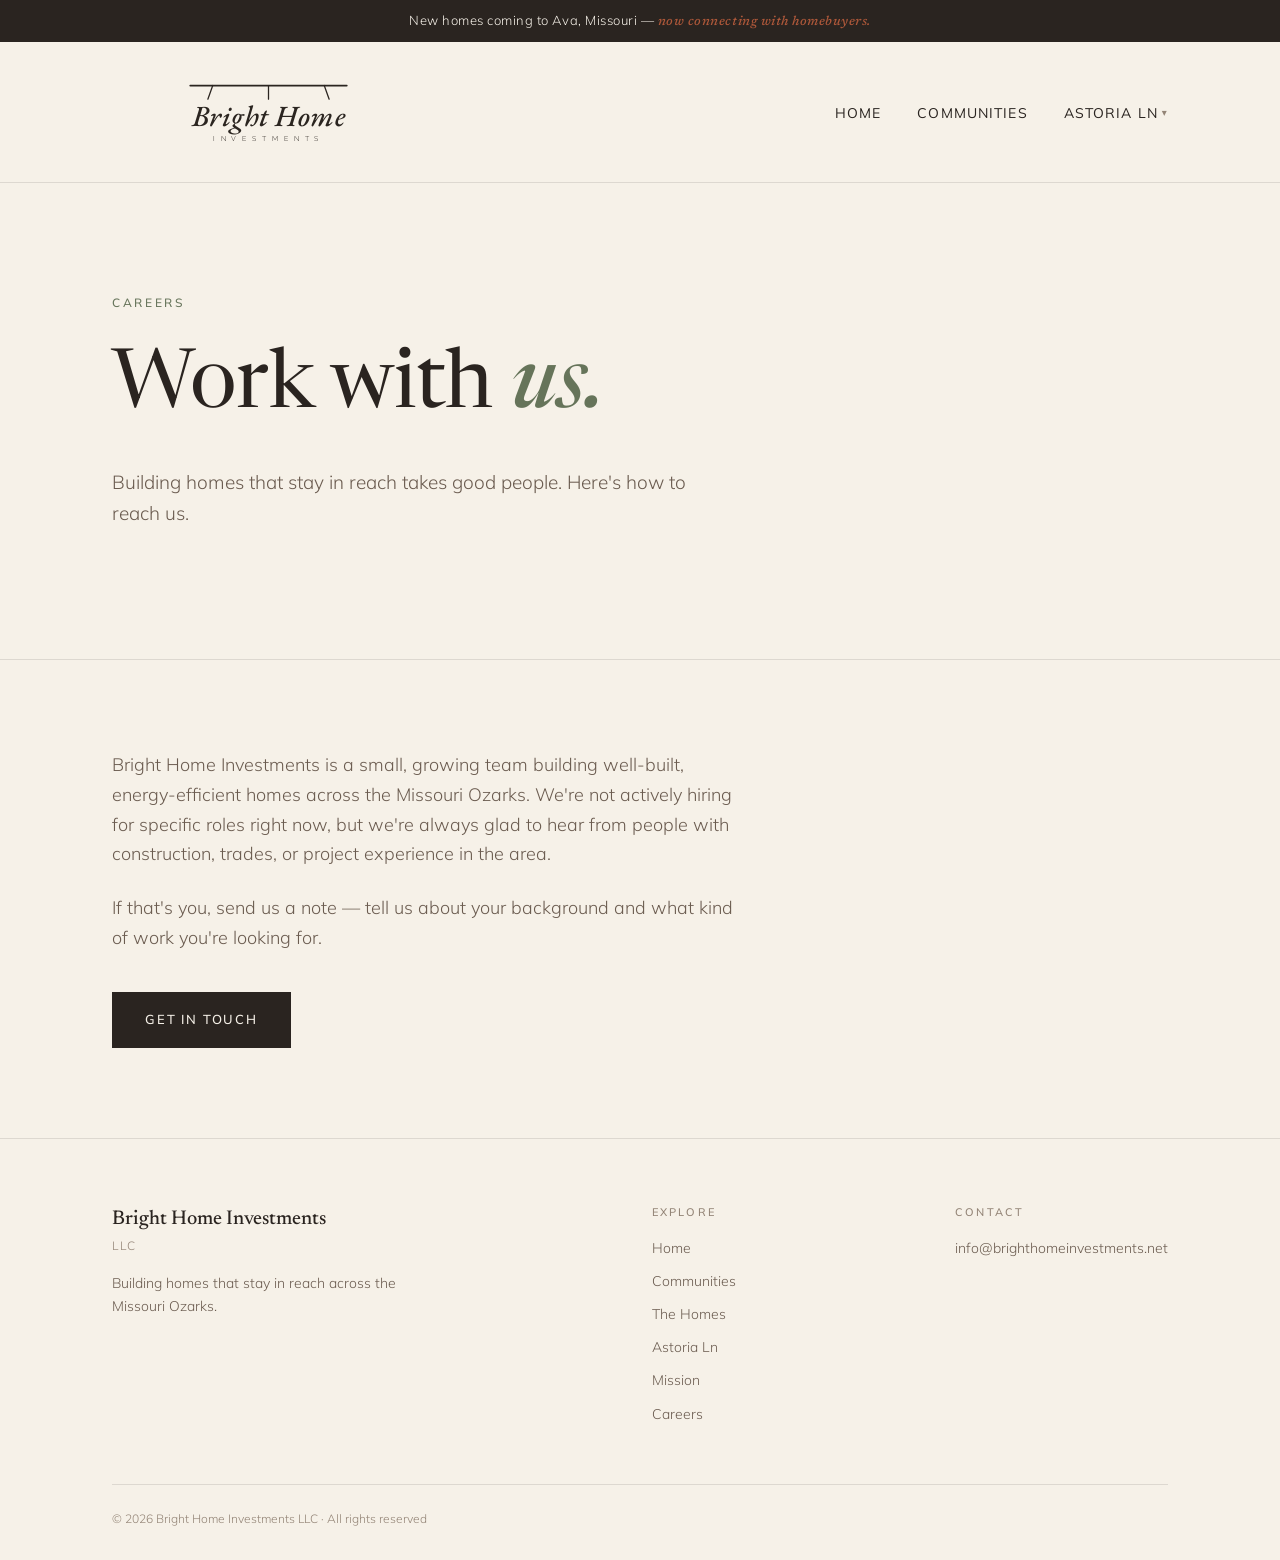
<file: careers.html>
<!DOCTYPE html>
<html lang="en">
<head>
  <meta charset="UTF-8">
  <meta name="viewport" content="width=device-width, initial-scale=1.0">
  <title>Careers — Bright Home Investments</title>
  <meta name="description" content="Work with Bright Home Investments. We're always glad to hear from people with construction, trades, or project experience in the Missouri Ozarks.">

  <!-- Canonical -->
  <link rel="canonical" href="https://brighthomeinvestments.net/careers">

  <!-- Favicon -->
  <link rel="icon" type="image/x-icon" href="/favicon.ico">
  <link rel="icon" type="image/png" sizes="32x32" href="/favicon-32.png">
  <link rel="apple-touch-icon" sizes="180x180" href="/apple-touch-icon.png">

  <!-- Open Graph -->
  <meta property="og:type" content="website">
  <meta property="og:site_name" content="Bright Home Investments">
  <meta property="og:title" content="Careers — Bright Home Investments">
  <meta property="og:description" content="Work with Bright Home Investments. We're always glad to hear from people with construction, trades, or project experience in the Missouri Ozarks.">
  <meta property="og:url" content="https://brighthomeinvestments.net/careers">
  <meta property="og:image" content="https://brighthomeinvestments.net/images/Bright_Home_Logo.jpg">
  <meta property="og:image:width" content="1200">
  <meta property="og:image:height" content="630">
  <meta name="twitter:card" content="summary_large_image">
  <meta name="twitter:title" content="Careers — Bright Home Investments">
  <meta name="twitter:description" content="Work with Bright Home Investments. We're always glad to hear from people with construction, trades, or project experience in the Missouri Ozarks.">
  <meta name="twitter:image" content="https://brighthomeinvestments.net/images/Bright_Home_Logo.jpg">

  <link rel="preconnect" href="https://fonts.googleapis.com">
  <link rel="preconnect" href="https://fonts.gstatic.com" crossorigin>
  <link href="https://fonts.googleapis.com/css2?family=Newsreader:ital,wght@0,300;0,400;0,500;1,400;1,500&family=Mulish:wght@300;400;500;600;700&display=swap" rel="stylesheet">

  <style>
    :root {
      --ink: #2A2420;
      --ink-soft: #6B5C50;
      --ink-mute: #938476;
      --cream: #F6F1E8;
      --cream-deep: #EEE6D6;
      --rule: rgba(42,36,32,0.12);
      --moss: #66745A;
      --clay: #AE583A;
      --gold: #C9A06E;
      --espresso: #251E16;
      --serif: "Newsreader", Georgia, serif;
      --sans: "Mulish", system-ui, sans-serif;
    }

    * { box-sizing: border-box; margin: 0; padding: 0; }

    html { scroll-behavior: smooth; }

    body {
      font-family: var(--sans);
      font-weight: 300;
      color: var(--ink);
      background: var(--cream);
      line-height: 1.65;
      -webkit-font-smoothing: antialiased;
    }

    .wrap { max-width: 1120px; margin: 0 auto; padding: 0 32px; }

    /* ---------- BANNER ---------- */
    .banner {
      background: var(--ink);
      color: var(--cream);
      font-size: 13px;
      font-weight: 300;
      letter-spacing: 0.04em;
      text-align: center;
      padding: 10px 24px;
    }
    .banner em { font-family: var(--serif); font-style: italic; font-weight: 500; color: var(--clay); }

    /* ---------- HEADER ---------- */
    header { border-bottom: 1px solid var(--rule); padding: 22px 0; background: var(--cream); position: sticky; top: 0; z-index: 50; }
    .header-row { display: flex; align-items: center; justify-content: space-between; gap: 24px; }
    .logo a { display: inline-block; line-height: 0; }
    .logo img { height: 88px; width: auto; display: block; }
    nav ul { list-style: none; display: flex; gap: 36px; align-items: center; }
    nav a {
      color: var(--ink);
      text-decoration: none;
      font-size: 14px;
      font-weight: 400;
      letter-spacing: 0.08em;
      text-transform: uppercase;
      transition: color 0.2s;
    }
    nav a:hover { color: var(--moss); }

    .nav-drop { position: relative; padding-bottom: 14px; margin-bottom: -14px; }
    .nav-drop > a { display: inline-flex; align-items: center; gap: 4px; }
    .nav-drop .caret { font-size: 10px; color: var(--ink-mute); transition: transform 0.2s; }
    .nav-drop:hover .caret, .nav-drop:focus-within .caret { transform: rotate(180deg); }
    .nav-sub {
      list-style: none; position: absolute; top: 100%; left: 0; margin-top: 0;
      background: var(--cream); border: 1px solid var(--rule); min-width: 170px;
      padding: 6px 0; display: none; flex-direction: column; gap: 0;
      box-shadow: 0 8px 24px rgba(42,36,32,0.08); z-index: 60;
    }
    .nav-drop:hover .nav-sub, .nav-drop:focus-within .nav-sub { display: flex; }
    .nav-sub li { width: 100%; }
    .nav-sub a {
      display: block; padding: 10px 18px; font-size: 12px; letter-spacing: 0.08em;
      text-transform: uppercase; white-space: nowrap; color: var(--ink-soft);
    }
    .nav-sub a:hover { color: var(--moss); background: var(--cream-deep); }

    /* ---------- HERO ---------- */
    .hero {
      padding: 110px 0 130px;
      border-bottom: 1px solid var(--rule);
      position: relative;
    }
    .eyebrow {
      font-size: 12px;
      font-weight: 500;
      letter-spacing: 0.22em;
      text-transform: uppercase;
      color: var(--moss);
      margin-bottom: 32px;
    }
    h1 {
      font-family: var(--serif);
      font-weight: 400;
      font-size: clamp(44px, 6.4vw, 84px);
      line-height: 1.05;
      letter-spacing: -0.01em;
      max-width: 920px;
      margin-bottom: 36px;
    }
    h1 em {
      font-style: italic;
      font-weight: 500;
      color: var(--moss);
    }
    .hero-sub {
      font-size: 19px;
      max-width: 620px;
      color: var(--ink-soft);
    }

    /* ---------- SECTIONS ---------- */
    section { padding: 90px 0; border-bottom: 1px solid var(--rule); }

    .body-copy { font-size: 18px; color: var(--ink-soft); max-width: 640px; }
    .body-copy p + p { margin-top: 24px; }

    .btn {
      display: inline-block;
      margin-top: 40px;
      padding: 16px 32px;
      background: var(--ink);
      color: var(--cream);
      text-decoration: none;
      font-size: 13px;
      font-weight: 500;
      letter-spacing: 0.14em;
      text-transform: uppercase;
      border: 1px solid var(--ink);
      transition: all 0.2s;
    }
    .btn:hover { background: transparent; color: var(--ink); }

    /* ---------- FOOTER ---------- */
    footer { padding: 64px 0 32px; }
    .footer-row { display: flex; justify-content: space-between; gap: 48px; flex-wrap: wrap; margin-bottom: 48px; }
    .footer-brand { font-family: var(--serif); font-weight: 500; font-size: 20px; }
    .footer-brand-sub { font-size: 12px; letter-spacing: 0.14em; text-transform: uppercase; color: var(--ink-mute); margin-bottom: 16px; }
    .footer-tag { font-size: 14px; color: var(--ink-soft); max-width: 320px; }
    .footer-col h4 {
      font-size: 11px;
      font-weight: 500;
      letter-spacing: 0.2em;
      text-transform: uppercase;
      color: var(--ink-mute);
      margin-bottom: 16px;
    }
    .footer-col a {
      display: block;
      color: var(--ink-soft);
      text-decoration: none;
      font-size: 14px;
      margin-bottom: 10px;
    }
    .footer-col a:hover { color: var(--moss); }
    .copyright { font-size: 12px; color: var(--ink-mute); border-top: 1px solid var(--rule); padding-top: 24px; }

    @media (max-width: 780px) {
      nav ul { gap: 18px; }
      nav a { font-size: 11px; }
      .hero { padding: 70px 0 90px; }
      .footer-row { flex-direction: column; gap: 32px; }
    }
    @media (max-width: 600px) {
      nav { display: none; }
      .logo img { height: 48px; }
    }
  </style>

  <!-- JSON-LD Structured Data -->
  <script type="application/ld+json">
  {
    "@context": "https://schema.org",
    "@type": "WebPage",
    "name": "Careers — Bright Home Investments",
    "url": "https://brighthomeinvestments.net/careers",
    "description": "Work with Bright Home Investments. We're always glad to hear from people with construction, trades, or project experience in the Missouri Ozarks.",
    "isPartOf": {
      "@type": "WebSite",
      "name": "Bright Home Investments",
      "url": "https://brighthomeinvestments.net"
    }
  }
  </script>
</head>
<body>

  <div class="banner">
New homes coming to Ava, Missouri — <em>now connecting with homebuyers.</em>
  </div>

  <header>
    <div class="wrap header-row">
      <div class="logo">
        <a href="/" aria-label="Bright Home Investments">
          <img src="/images/logo.svg" alt="Bright Home Investments">
        </a>
      </div>
      <nav>
        <ul>
          <li><a href="/">Home</a></li>
          <li><a href="/communities">Communities</a></li>
          <li class="nav-drop">
            <a href="/astoria-ln">Astoria Ln <span class="caret">▾</span></a>
            <ul class="nav-sub">
              <li><a href="/floor-plans">The Homes</a></li>
            </ul>
          </li>
        </ul>
      </nav>
    </div>
  </header>

  <section class="hero">
    <div class="wrap">
      <div class="eyebrow">Careers</div>
      <h1>Work with <em>us.</em></h1>
      <p class="hero-sub">Building homes that stay in reach takes good people. Here's how to reach us.</p>
    </div>
  </section>

  <section>
    <div class="wrap">
      <div class="body-copy">
        <p>Bright Home Investments is a small, growing team building well-built, energy-efficient homes across the Missouri Ozarks. We're not actively hiring for specific roles right now, but we're always glad to hear from people with construction, trades, or project experience in the area.</p>
        <p>If that's you, send us a note — tell us about your background and what kind of work you're looking for.</p>
      </div>
      <a href="mailto:careers@brighthomeinvestments.net" class="btn">Get in Touch</a>
    </div>
  </section>

  <footer>
    <div class="wrap">
      <div class="footer-row">
        <div>
          <div class="footer-brand">Bright Home Investments</div>
          <div class="footer-brand-sub">LLC</div>
          <p class="footer-tag">Building homes that stay in reach across the Missouri Ozarks.</p>
        </div>
        <div class="footer-col">
          <h4>Explore</h4>
          <a href="/">Home</a>
          <a href="/communities">Communities</a>
          <a href="/floor-plans">The Homes</a>
          <a href="/astoria-ln">Astoria Ln</a>
          <a href="/#mission">Mission</a>
          <a href="/careers">Careers</a>
        </div>
        <div class="footer-col">
          <h4>Contact</h4>
          <a href="mailto:info@brighthomeinvestments.net">info@brighthomeinvestments.net</a>
        </div>
      </div>
      <div class="copyright">© 2026 Bright Home Investments LLC · All rights reserved</div>
    </div>
  </footer>

</body>
</html>
</file>
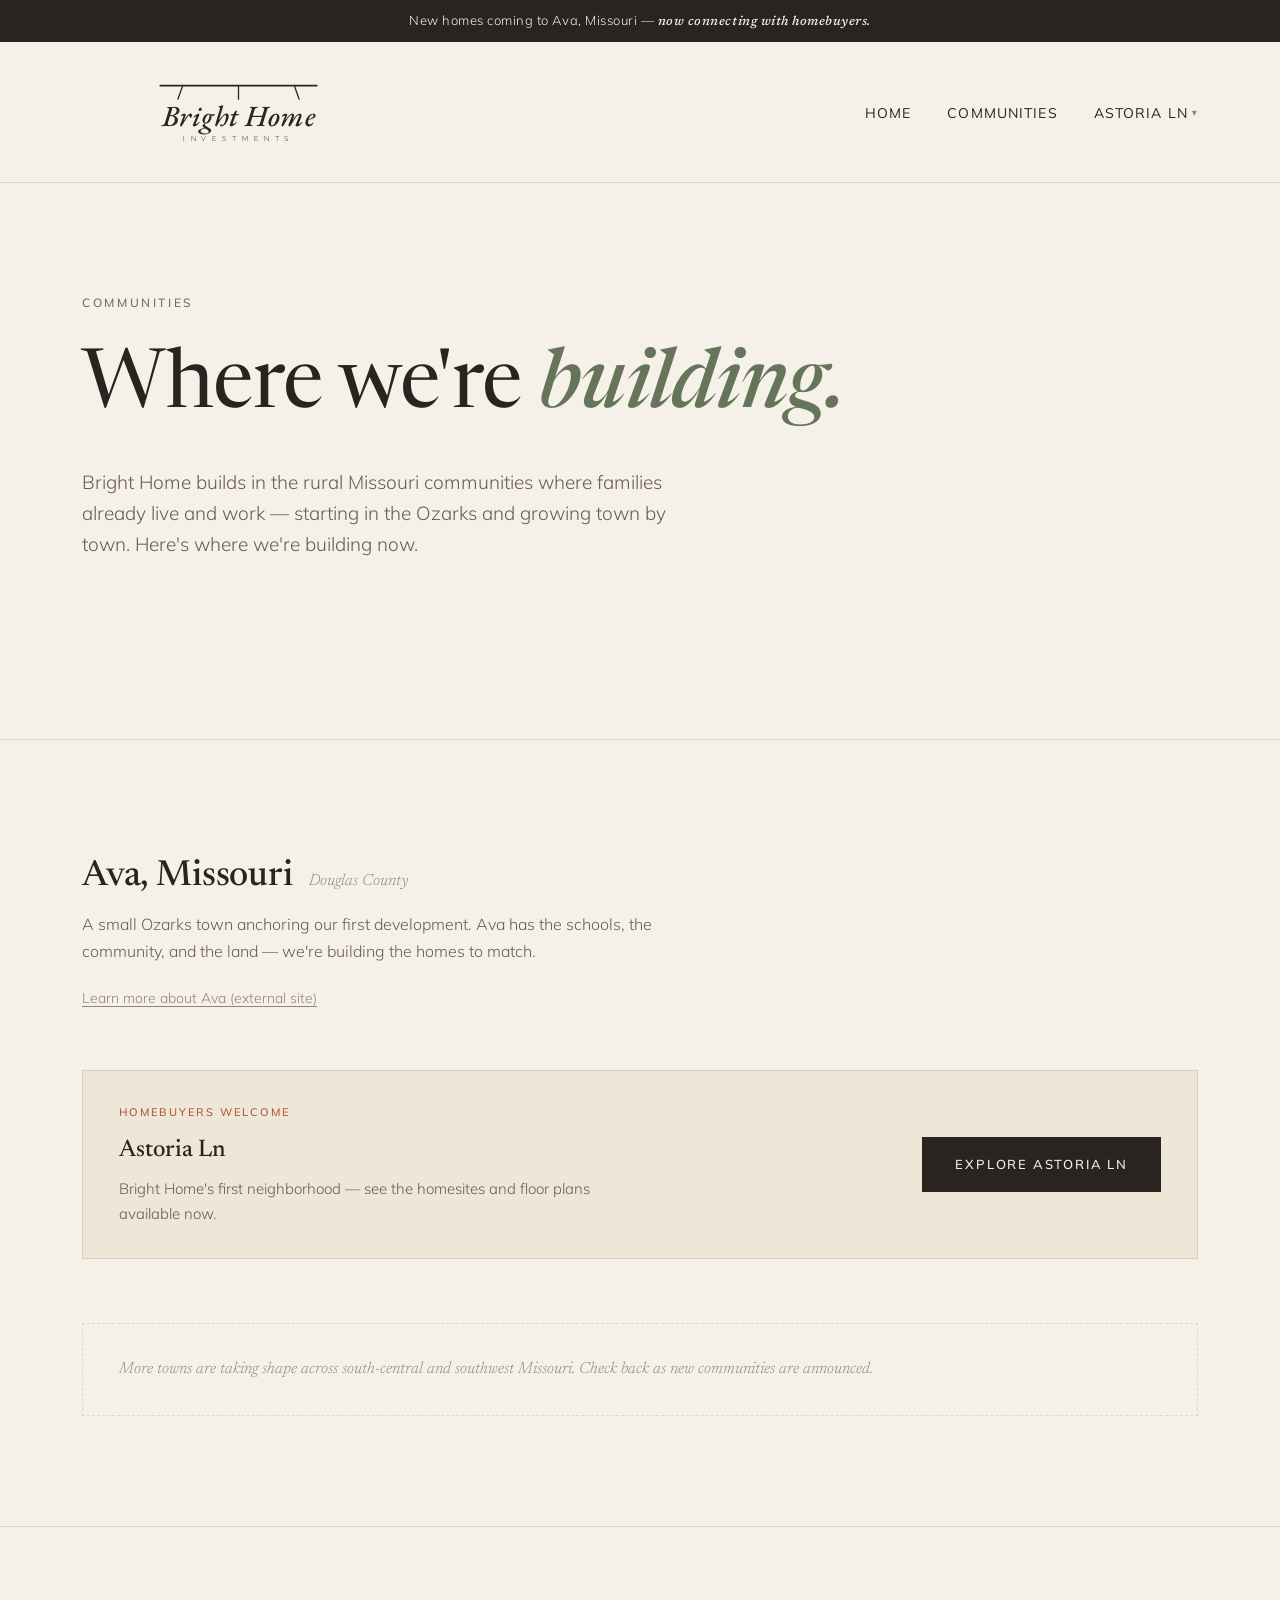
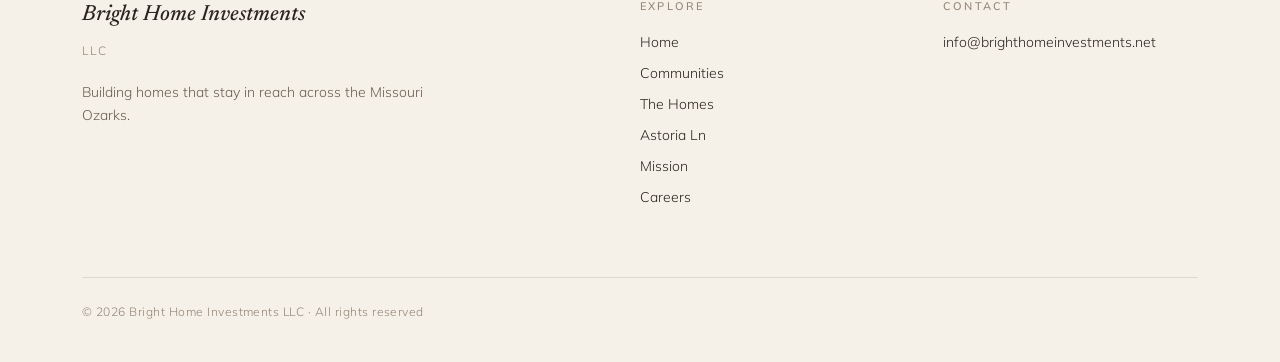
<file: communities.html>
<!DOCTYPE html>
<html lang="en">
<head>
  <meta charset="UTF-8">
  <meta name="viewport" content="width=device-width, initial-scale=1.0">
  <title>Communities — Bright Home Investments</title>
  <meta name="description" content="Where Bright Home Investments is building across the Missouri Ozarks. New homes coming to Astoria Ln in Ava, Missouri.">

  <!-- Canonical -->
  <link rel="canonical" href="https://brighthomeinvestments.net/communities">

  <!-- Favicon -->
  <link rel="icon" type="image/x-icon" href="/favicon.ico">
  <link rel="icon" type="image/png" sizes="32x32" href="/favicon-32.png">
  <link rel="apple-touch-icon" sizes="180x180" href="/apple-touch-icon.png">

  <!-- Open Graph -->
  <meta property="og:type" content="website">
  <meta property="og:site_name" content="Bright Home Investments">
  <meta property="og:title" content="Communities — Bright Home Investments">
  <meta property="og:description" content="Where Bright Home Investments is building across the Missouri Ozarks. New homes coming to Astoria Ln in Ava, Missouri.">
  <meta property="og:url" content="https://brighthomeinvestments.net/communities">
  <meta property="og:image" content="https://brighthomeinvestments.net/images/Bright_Home_Logo.jpg">
  <meta property="og:image:width" content="1200">
  <meta property="og:image:height" content="630">
  <meta name="twitter:card" content="summary_large_image">
  <meta name="twitter:title" content="Communities — Bright Home Investments">
  <meta name="twitter:description" content="Where Bright Home Investments is building across the Missouri Ozarks. New homes coming to Astoria Ln in Ava, Missouri.">
  <meta name="twitter:image" content="https://brighthomeinvestments.net/images/Bright_Home_Logo.jpg">

  <link rel="preconnect" href="https://fonts.googleapis.com">
  <link rel="preconnect" href="https://fonts.gstatic.com" crossorigin>
  <link href="https://fonts.googleapis.com/css2?family=Newsreader:ital,wght@0,300;0,400;0,500;1,400;1,500&family=Mulish:wght@300;400;500;600;700&display=swap" rel="stylesheet">

  <style>
    :root {
      --ink: #2A2420;
      --ink-soft: #6B5C50;
      --ink-mute: #938476;
      --cream: #F6F1E8;
      --cream-deep: #EEE6D6;
      --rule: rgba(42,36,32,0.12);
      --moss: #66745A;
      --clay: #AE583A;
      --gold: #C9A06E;
      --espresso: #251E16;
      --serif: "Newsreader", Georgia, serif;
      --sans: "Mulish", system-ui, sans-serif;
    }

    * { box-sizing: border-box; margin: 0; padding: 0; }

    html { scroll-behavior: smooth; }

    body {
      font-family: var(--sans);
      font-weight: 300;
      color: var(--ink);
      background: var(--cream);
      line-height: 1.65;
      -webkit-font-smoothing: antialiased;
    }

    .wrap {
      max-width: 1180px;
      margin: 0 auto;
      padding: 0 32px;
    }

    /* ---------- TOP BANNER ---------- */
    .banner {
      background: var(--ink);
      color: var(--cream);
      font-size: 13px;
      font-weight: 300;
      letter-spacing: 0.04em;
      text-align: center;
      padding: 10px 24px;
    }
    .banner em { font-family: var(--serif); font-style: italic; font-weight: 500; }

    /* ---------- HEADER ---------- */
    header {
      border-bottom: 1px solid var(--rule);
      padding: 22px 0;
      background: var(--cream);
    }
    .header-row {
      display: flex;
      align-items: center;
      justify-content: space-between;
      gap: 24px;
    }
    .logo a {
      display: inline-block;
      line-height: 0;
    }
    .logo img {
      height: 88px;
      width: auto;
      display: block;
    }
    nav ul {
      list-style: none;
      display: flex;
      gap: 36px;
    }
    nav a {
      color: var(--ink);
      text-decoration: none;
      font-size: 14px;
      font-weight: 400;
      letter-spacing: 0.08em;
      text-transform: uppercase;
      transition: color 0.2s;
    }
    nav a:hover { color: var(--moss); }
    .nav-drop { position: relative; padding-bottom: 14px; margin-bottom: -14px; }
    .nav-drop > a { display: inline-flex; align-items: center; gap: 4px; }
    .nav-drop .caret { font-size: 10px; color: var(--ink-mute); transition: transform 0.2s; }
    .nav-drop:hover .caret, .nav-drop:focus-within .caret { transform: rotate(180deg); }
    .nav-sub {
      list-style: none; position: absolute; top: 100%; left: 0; margin-top: 0;
      background: var(--cream); border: 1px solid var(--rule); min-width: 170px;
      padding: 6px 0; display: none; flex-direction: column; gap: 0;
      box-shadow: 0 8px 24px rgba(42,36,32,0.08); z-index: 60;
    }
    .nav-drop:hover .nav-sub, .nav-drop:focus-within .nav-sub { display: flex; }
    .nav-sub li { width: 100%; }
    .nav-sub a {
      display: block; padding: 10px 18px; font-size: 12px; letter-spacing: 0.08em;
      text-transform: uppercase; white-space: nowrap; color: var(--ink-soft);
    }
    .nav-sub a:hover { color: var(--moss); background: var(--cream-deep); }

    /* ---------- CONTACT CTA ---------- */
    .contact-cta { background: var(--clay); color: var(--cream); }
    .contact-cta .section-label { color: rgba(246,241,232,0.85); }
    .contact-cta h2 { color: var(--cream); }
    .contact-cta h2 em { color: var(--espresso); }
    .contact-cta-inner {
      display: flex; align-items: center; justify-content: space-between; gap: 48px;
    }
    .contact-cta-sub { font-size: 17px; color: rgba(246,241,232,0.92); max-width: 480px; margin-top: 16px; }
    .contact-cta .btn { background: var(--espresso); border-color: var(--espresso); color: var(--cream); white-space: nowrap; flex-shrink: 0; }
    .contact-cta .btn:hover { background: transparent; color: var(--cream); border-color: var(--cream); }
    @media (max-width: 880px) {
      .contact-cta-inner { flex-direction: column; align-items: flex-start; }
    }

    /* ---------- HERO ---------- */
    .hero {
      padding: 110px 0 130px;
      border-bottom: 1px solid var(--rule);
      position: relative;
    }
    .eyebrow {
      font-size: 12px;
      font-weight: 500;
      letter-spacing: 0.22em;
      text-transform: uppercase;
      color: var(--moss);
      margin-bottom: 32px;
    }
    .eyebrow .dot {
      display: inline-block;
      width: 4px;
      height: 4px;
      background: var(--moss);
      border-radius: 50%;
      margin: 0 12px;
      vertical-align: middle;
    }
    h1 {
      font-family: var(--serif);
      font-weight: 400;
      font-size: clamp(44px, 6.4vw, 84px);
      line-height: 1.05;
      letter-spacing: -0.01em;
      max-width: 920px;
      margin-bottom: 36px;
    }
    h1 em {
      font-style: italic;
      font-weight: 500;
      color: var(--moss);
    }
    .hero-sub {
      font-size: 19px;
      max-width: 620px;
      color: var(--ink-soft);
      margin-bottom: 48px;
    }
    .btn {
      display: inline-block;
      padding: 16px 32px;
      background: var(--ink);
      color: var(--cream);
      text-decoration: none;
      font-size: 13px;
      font-weight: 500;
      letter-spacing: 0.14em;
      text-transform: uppercase;
      border: 1px solid var(--ink);
      transition: all 0.2s;
    }
    .btn:hover { background: transparent; color: var(--ink); }

    .hero-meta {
      position: absolute;
      right: 32px;
      bottom: 28px;
      font-family: var(--serif);
      font-style: italic;
      font-size: 15px;
      color: var(--ink-mute);
    }

    /* ---------- SECTIONS ---------- */
    section { padding: 110px 0; border-bottom: 1px solid var(--rule); }

    .section-label {
      font-size: 12px;
      font-weight: 500;
      letter-spacing: 0.22em;
      text-transform: uppercase;
      color: var(--moss);
      margin-bottom: 28px;
    }

    h2 {
      font-family: var(--serif);
      font-weight: 400;
      font-size: clamp(34px, 4.4vw, 54px);
      line-height: 1.1;
      letter-spacing: -0.005em;
      margin-bottom: 32px;
      max-width: 760px;
    }
    h2 em { font-style: italic; font-weight: 500; }

    /* ---------- MISSION ---------- */
    .mission-lead {
      font-size: 19px;
      color: var(--ink-soft);
      max-width: 720px;
      margin-bottom: 24px;
    }
    .mission-lead + .mission-lead { margin-bottom: 80px; }

    .arrow-link {
      display: inline-block;
      margin-top: 8px;
      font-size: 14px;
      font-weight: 500;
      letter-spacing: 0.08em;
      text-transform: uppercase;
      color: var(--clay);
      text-decoration: none;
      border-bottom: 1px solid var(--clay);
      padding-bottom: 4px;
      transition: color 0.2s;
    }
    .arrow-link:hover { color: var(--ink); border-color: var(--ink); }

    .quiet-link {
      display: inline-block;
      margin-bottom: 36px;
      font-size: 14px;
      color: var(--ink-mute);
      text-decoration: underline;
      text-underline-offset: 3px;
      transition: color 0.2s;
    }
    .quiet-link:hover { color: var(--ink-soft); }

    .pillars {
      display: grid;
      grid-template-columns: repeat(3, 1fr);
      gap: 0;
      border-top: 1px solid var(--rule);
      margin-top: 60px;
    }
    .pillar {
      padding: 48px 32px 16px 0;
      border-right: 1px solid var(--rule);
    }
    .pillar:last-child { border-right: 0; padding-right: 0; }
    .pillar-num {
      font-family: var(--serif);
      font-style: italic;
      font-size: 22px;
      color: var(--gold);
      margin-bottom: 24px;
    }
    .pillar h3 {
      font-family: var(--serif);
      font-weight: 500;
      font-size: 24px;
      margin-bottom: 14px;
    }
    .pillar p {
      font-size: 15px;
      color: var(--ink-soft);
    }

    /* ---------- AVA BANNER ---------- */
    .ava-banner { background: var(--espresso); color: var(--cream); }
    .ava-banner .section-label { color: var(--gold); }
    .ava-banner h2 { color: var(--cream); max-width: 600px; }
    .ava-banner h2 em { color: var(--clay); }
    .ava-banner-inner {
      display: flex;
      align-items: center;
      justify-content: space-between;
      gap: 48px;
    }
    .ava-sub {
      font-size: 17px;
      color: #BEBAB3;
      max-width: 520px;
      margin-top: 16px;
    }
    .ava-banner .btn {
      background: var(--clay);
      border-color: var(--clay);
      color: var(--cream);
      white-space: nowrap;
      flex-shrink: 0;
    }
    .ava-banner .btn:hover { background: transparent; color: var(--clay); }
    @media (max-width: 880px) {
      .ava-banner-inner { flex-direction: column; align-items: flex-start; }
    }

    /* ---------- PROJECTS ---------- */
    .projects {
      display: grid;
      grid-template-columns: repeat(3, 1fr);
      gap: 32px;
      margin-top: 56px;
    }
    .project {
      background: var(--cream-deep);
      padding: 40px 36px;
      border: 1px solid var(--rule);
      display: flex;
      flex-direction: column;
    }
    .project-status {
      font-size: 11px;
      font-weight: 500;
      letter-spacing: 0.18em;
      text-transform: uppercase;
      color: var(--clay);
      margin-bottom: 24px;
    }
    .project h3 {
      font-family: var(--serif);
      font-weight: 500;
      font-size: 28px;
      margin-bottom: 6px;
    }
    .project-loc {
      font-family: var(--serif);
      font-style: italic;
      font-size: 16px;
      color: var(--ink-mute);
      margin-bottom: 24px;
    }
    .project p {
      font-size: 15px;
      color: var(--ink-soft);
      margin-bottom: 28px;
      flex-grow: 1;
    }
    .project dl {
      font-size: 13px;
      border-top: 1px solid var(--rule);
      padding-top: 20px;
    }
    .project dl div {
      display: flex;
      justify-content: space-between;
      padding: 6px 0;
    }
    .project dt {
      color: var(--ink-mute);
      letter-spacing: 0.04em;
    }
    .project dd { color: var(--ink); font-weight: 400; }

    /* ---------- TOWNS ---------- */
    .town { margin-top: 8px; }
    .town + .town { margin-top: 72px; }
    .town-head { display: flex; align-items: baseline; gap: 16px; flex-wrap: wrap; margin-bottom: 6px; }
    .town-head h2 { font-family: var(--serif); font-weight: 500; font-size: 36px; margin-bottom: 0; }
    .town-county { font-family: var(--serif); font-style: italic; color: var(--ink-mute); font-size: 16px; }
    .town-blurb { font-size: 16px; color: var(--ink-soft); max-width: 640px; margin: 14px 0 20px; }

    .dev-row {
      display: flex; justify-content: space-between; align-items: center; gap: 24px; flex-wrap: wrap;
      background: var(--cream-deep); border: 1px solid var(--rule); padding: 32px 36px; margin-top: 24px;
    }
    .dev-status { font-size: 11px; font-weight: 500; letter-spacing: 0.18em; text-transform: uppercase; color: var(--clay); margin-bottom: 10px; }
    .dev-row h3 { font-family: var(--serif); font-weight: 500; font-size: 24px; margin-bottom: 6px; }
    .dev-row p { font-size: 15px; color: var(--ink-soft); max-width: 480px; }

    .future-note {
      margin-top: 64px; padding: 32px 36px; border: 1px dashed var(--rule);
      font-family: var(--serif); font-style: italic; color: var(--ink-mute); font-size: 16px;
    }
    @media (max-width: 600px) {
      .dev-row { flex-direction: column; align-items: flex-start; }
    }

    /* ---------- HOME PLANS ---------- */
    .plans-intro {
      font-size: 18px;
      color: var(--ink-soft);
      max-width: 680px;
      margin-bottom: 16px;
    }
    .plans {
      display: grid;
      grid-template-columns: repeat(3, 1fr);
      gap: 32px;
      margin-top: 56px;
    }
    .plan {
      display: flex;
      flex-direction: column;
    }
    .plan-img {
      aspect-ratio: 4 / 3;
      background: var(--cream-deep);
      margin-bottom: 24px;
      overflow: hidden;
      position: relative;
      border: 1px solid var(--rule);
    }
    .plan-img img {
      width: 100%;
      height: 100%;
      object-fit: cover;
      display: block;
    }
    .plan h3 {
      font-family: var(--serif);
      font-weight: 500;
      font-size: 26px;
      margin-bottom: 8px;
    }
    .plan-tagline {
      font-family: var(--serif);
      font-style: italic;
      font-size: 15px;
      color: var(--ink-mute);
      margin-bottom: 18px;
    }
    .plan-specs {
      list-style: none;
      font-size: 14px;
      color: var(--ink-soft);
      border-top: 1px solid var(--rule);
      padding-top: 16px;
    }
    .plan-specs li {
      display: flex;
      justify-content: space-between;
      padding: 5px 0;
    }
    .plan-specs li span:last-child {
      color: var(--ink);
      font-weight: 400;
    }
    .plan-ada {
      margin-top: 14px;
      font-size: 12px;
      font-weight: 500;
      letter-spacing: 0.12em;
      text-transform: uppercase;
      color: var(--moss);
    }

    /* ---------- QUOTE ---------- */
    .quote-block {
      background: var(--espresso);
      color: var(--cream);
      border-bottom: 0;
    }
    .quote-block .wrap { max-width: 920px; }
    .quote-block .section-label { color: var(--gold); }
    blockquote {
      font-family: var(--serif);
      font-style: italic;
      font-weight: 400;
      font-size: clamp(26px, 3.4vw, 40px);
      line-height: 1.3;
      margin-bottom: 36px;
    }
    blockquote::before {
      content: "\201C";
      font-size: 1.2em;
      color: var(--clay);
      display: inline;
      margin-right: 4px;
    }
    blockquote::after {
      content: "\201D";
      font-size: 1.2em;
      color: var(--clay);
    }
    .quote-block a {
      color: var(--cream);
      text-decoration: none;
      font-family: var(--sans);
      font-size: 14px;
      font-weight: 400;
      letter-spacing: 0.1em;
      text-transform: uppercase;
      border-bottom: 1px solid var(--clay);
      padding-bottom: 4px;
      transition: color 0.2s;
    }
    .quote-block a:hover { color: var(--clay); }

    /* ---------- FOOTER ---------- */
    footer {
      padding: 70px 0 40px;
      background: var(--cream);
    }
    .footer-row {
      display: grid;
      grid-template-columns: 2fr 1fr 1fr;
      gap: 48px;
      margin-bottom: 60px;
    }
    .footer-brand {
      font-family: var(--serif);
      font-style: italic;
      font-weight: 500;
      font-size: 22px;
      margin-bottom: 8px;
    }
    .footer-brand-sub {
      font-size: 12px;
      letter-spacing: 0.18em;
      text-transform: uppercase;
      color: var(--ink-mute);
      margin-bottom: 20px;
    }
    .footer-tag {
      font-size: 14px;
      color: var(--ink-soft);
      max-width: 360px;
    }
    .footer-col h4 {
      font-size: 11px;
      font-weight: 500;
      letter-spacing: 0.2em;
      text-transform: uppercase;
      color: var(--ink-mute);
      margin-bottom: 16px;
    }
    .footer-col a {
      display: block;
      color: var(--ink);
      text-decoration: none;
      font-size: 14px;
      margin-bottom: 8px;
      transition: color 0.2s;
    }
    .footer-col a:hover { color: var(--gold); }
    .copyright {
      border-top: 1px solid var(--rule);
      padding-top: 24px;
      font-size: 12px;
      color: var(--ink-mute);
      letter-spacing: 0.04em;
    }

    /* ---------- RESPONSIVE ---------- */
    @media (max-width: 880px) {
      .wrap { padding: 0 24px; }
      .pillars, .projects, .plans, .footer-row {
        grid-template-columns: 1fr;
      }
      .pillar {
        border-right: 0;
        border-bottom: 1px solid var(--rule);
        padding: 36px 0;
      }
      .pillar:last-child { border-bottom: 0; }
      nav ul { gap: 20px; }
      nav a { font-size: 12px; }
      .hero { padding: 70px 0 90px; }
      section { padding: 80px 0; }
      .hero-meta { display: none; }
    }
    @media (max-width: 540px) {
      nav { display: none; }
      .logo img { height: 48px; }
    }
  </style>

  <!-- JSON-LD Structured Data -->
  <script type="application/ld+json">
  {
    "@context": "https://schema.org",
    "@type": ["Organization", "LocalBusiness"],
    "name": "Bright Home Investments LLC",
    "url": "https://brighthomeinvestments.net",
    "logo": "https://brighthomeinvestments.net/images/logo.svg",
    "image": "https://brighthomeinvestments.net/images/Bright_Home_Logo.jpg",
    "email": "info@brighthomeinvestments.net",
    "description": "Bright Home Investments builds well-built homes for working families in the Missouri Ozarks — designed to last, priced to stay within reach.",
    "areaServed": {
      "@type": "Place",
      "name": "Missouri Ozarks"
    },
    "address": {
      "@type": "PostalAddress",
      "addressLocality": "Ava",
      "addressRegion": "MO",
      "postalCode": "65608",
      "addressCountry": "US"
    },
    "sameAs": []
  }
  </script>
</head>
<body>

  <div class="banner">
New homes coming to Ava, Missouri — <em>now connecting with homebuyers.</em>
  </div>

  <header>
    <div class="wrap header-row">
      <div class="logo">
        <a href="/" aria-label="Bright Home Investments">
          <img src="/images/logo.svg" alt="Bright Home Investments">
        </a>
      </div>
      <nav>
        <ul>
          <li><a href="/">Home</a></li>
          <li><a href="/communities">Communities</a></li>
          <li class="nav-drop">
            <a href="/astoria-ln">Astoria Ln <span class="caret">▾</span></a>
            <ul class="nav-sub">
              <li><a href="/floor-plans">The Homes</a></li>
            </ul>
          </li>
        </ul>
      </nav>
    </div>
  </header>

  <section class="hero">
    <div class="wrap">
      <div class="eyebrow">Communities</div>
      <h1>Where we're <em>building.</em></h1>
      <p class="hero-sub">Bright Home builds in the rural Missouri communities where families already live and work — starting in the Ozarks and growing town by town. Here's where we're building now.</p>
    </div>
  </section>

  <section>
    <div class="wrap">
      <div class="town">
        <div class="town-head">
          <h2>Ava, Missouri</h2>
          <span class="town-county">Douglas County</span>
        </div>
        <p class="town-blurb">A small Ozarks town anchoring our first development. Ava has the schools, the community, and the land — we're building the homes to match.</p>
        <a href="https://www.avachamber.org/" class="quiet-link" target="_blank" rel="noopener">Learn more about Ava (external site)</a>

        <div class="dev-row">
          <div>
            <div class="dev-status">Homebuyers Welcome</div>
            <h3>Astoria Ln</h3>
            <p>Bright Home's first neighborhood — see the homesites and floor plans available now.</p>
          </div>
          <a href="/astoria-ln" class="btn">Explore Astoria Ln</a>
        </div>
      </div>

      <p class="future-note">More towns are taking shape across south-central and southwest Missouri. Check back as new communities are announced.</p>
    </div>
  </section>

  <footer>
    <div class="wrap">
      <div class="footer-row">
        <div>
          <div class="footer-brand">Bright Home Investments</div>
          <div class="footer-brand-sub">LLC</div>
          <p class="footer-tag">Building homes that stay in reach across the Missouri Ozarks.</p>
        </div>
        <div class="footer-col">
          <h4>Explore</h4>
          <a href="/">Home</a>
          <a href="/communities">Communities</a>
          <a href="/floor-plans">The Homes</a>
          <a href="/astoria-ln">Astoria Ln</a>
          <a href="/#mission">Mission</a>
          <a href="/careers">Careers</a>
        </div>
        <div class="footer-col">
          <h4>Contact</h4>
          <a href="mailto:info@brighthomeinvestments.net">info@brighthomeinvestments.net</a>
        </div>
      </div>
      <div class="copyright">© 2026 Bright Home Investments LLC · All rights reserved</div>
    </div>
  </footer>

</body>
</html>
</file>
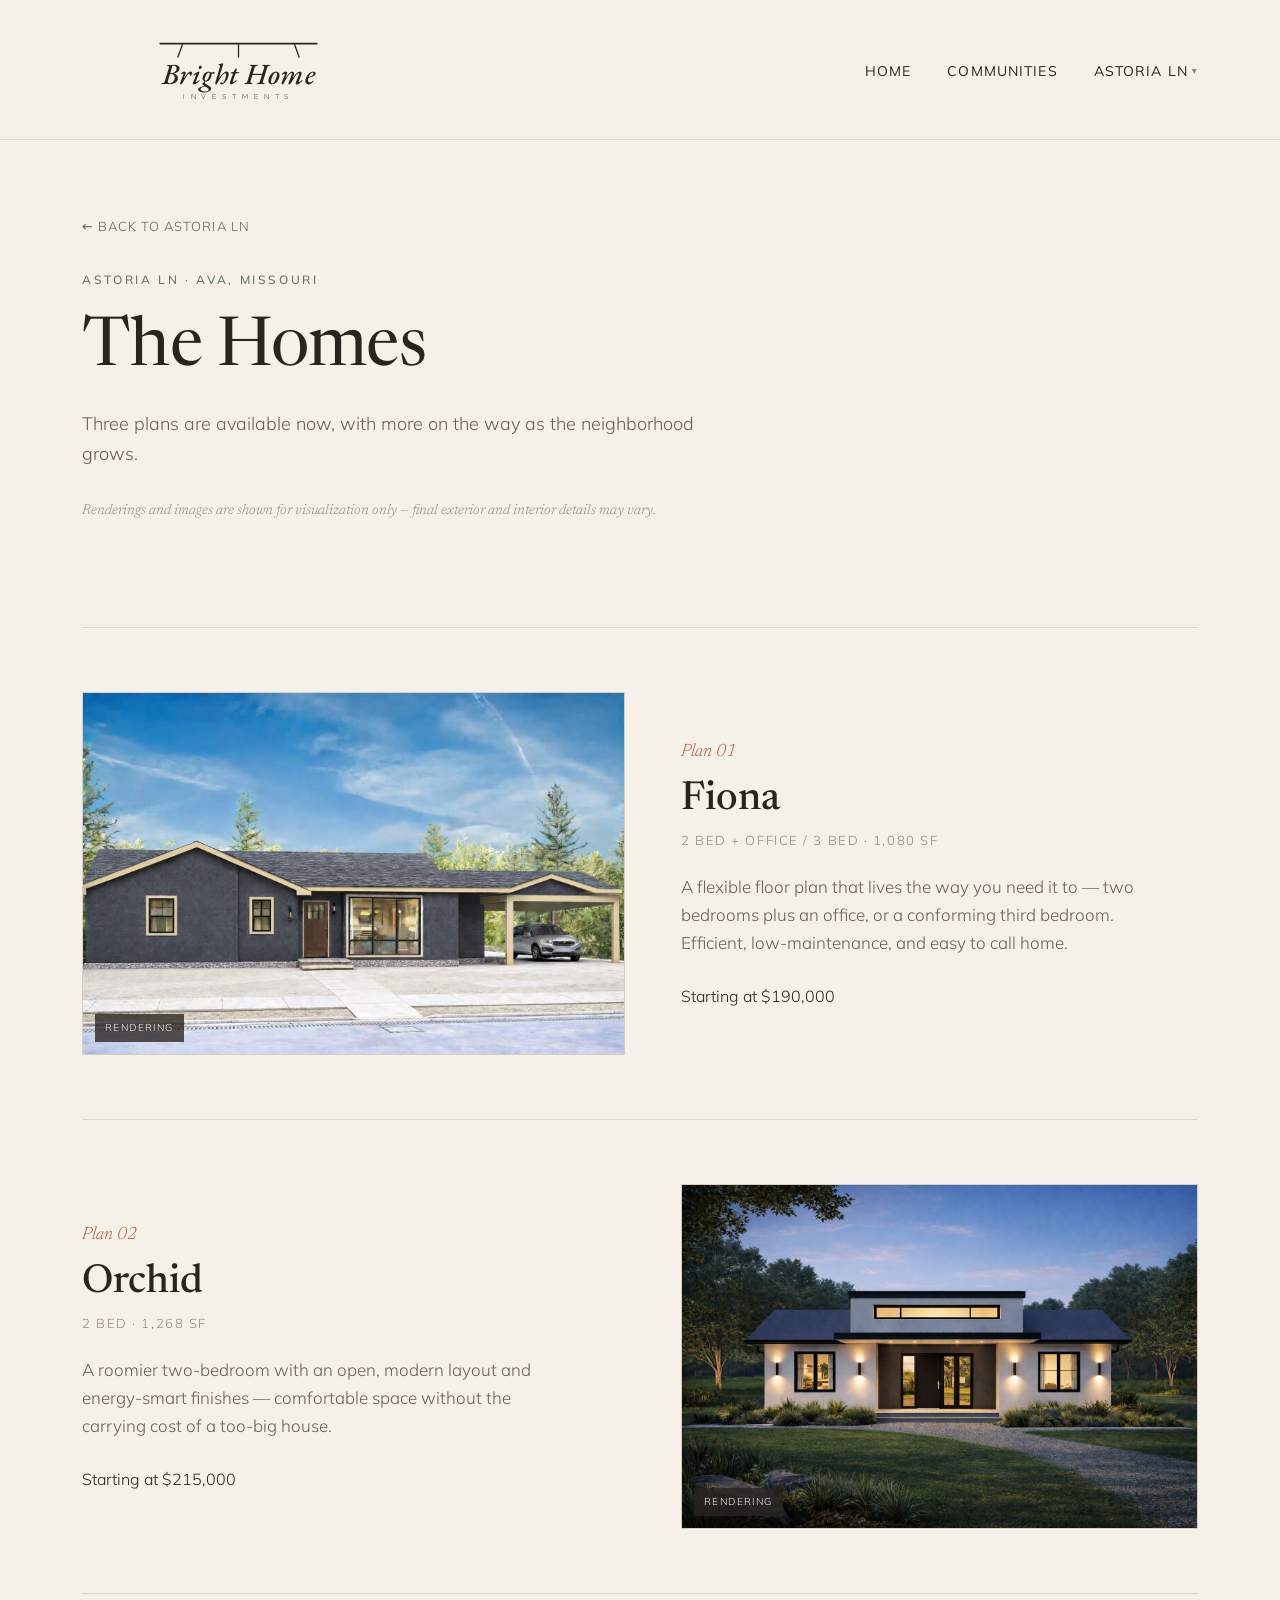
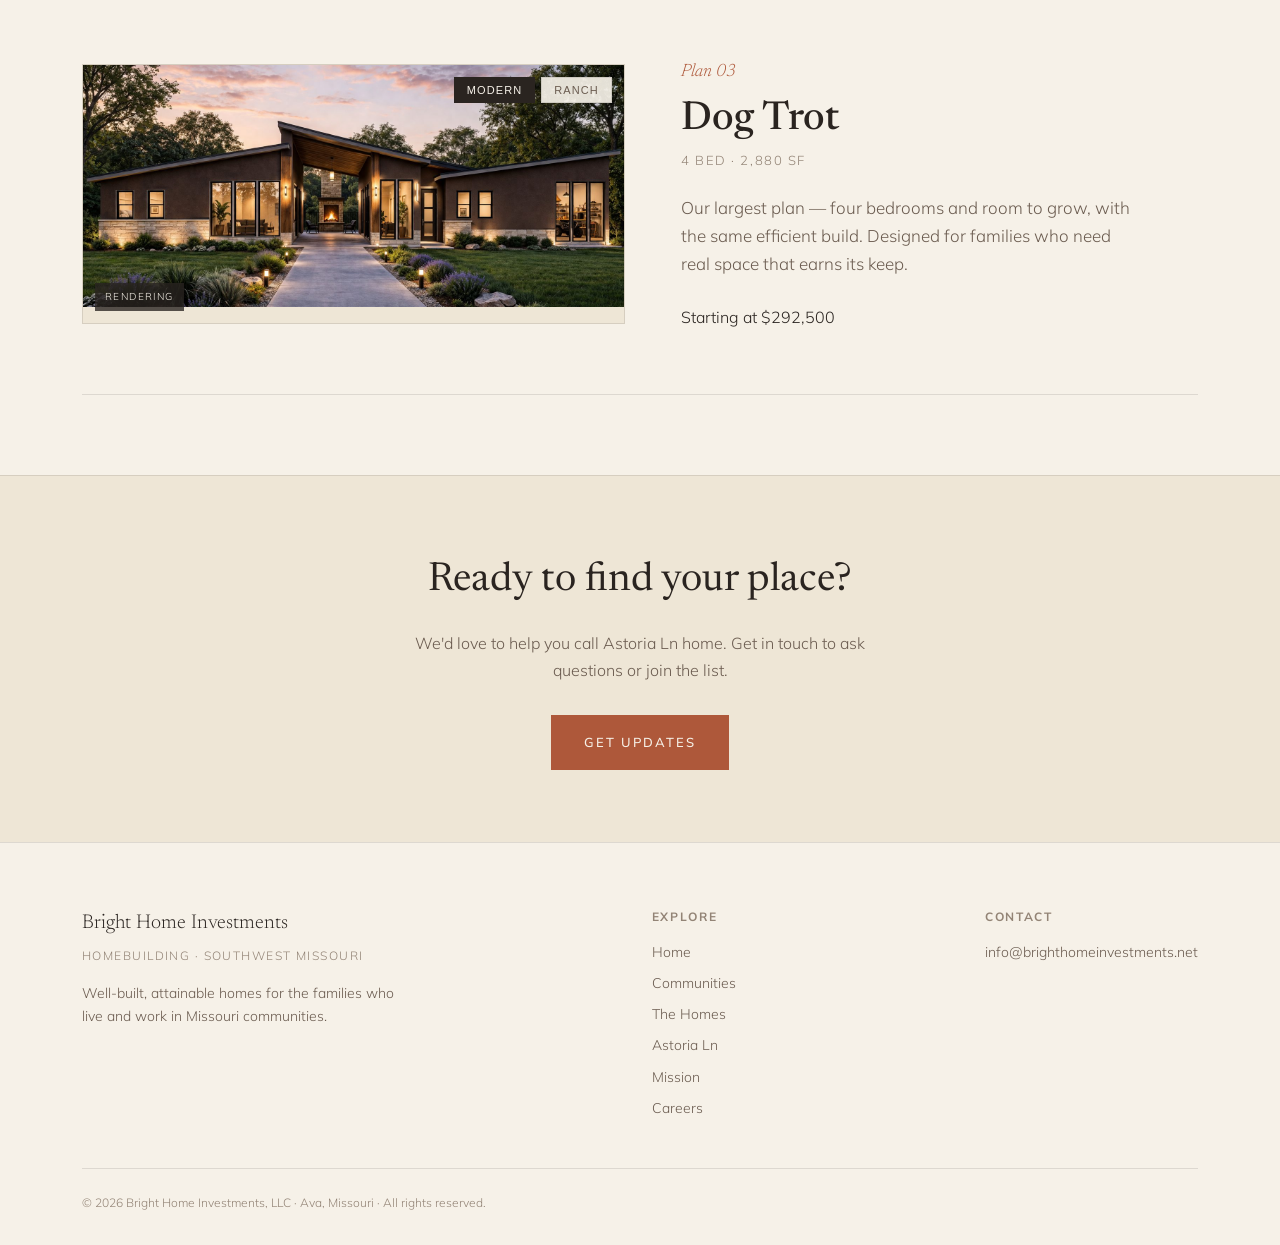
<file: floor-plans.html>
<!DOCTYPE html>
<html lang="en">
<head>
  <meta charset="UTF-8">
  <meta name="viewport" content="width=device-width, initial-scale=1.0">
  <title>The Homes — Astoria Ln, Ava, Missouri | Bright Home Investments</title>
  <meta name="description" content="Explore the floor plans coming to Astoria Ln in Ava, Missouri — well-built, energy-efficient homes. Renderings shown for visualization only.">

  <!-- Canonical -->
  <link rel="canonical" href="https://brighthomeinvestments.net/floor-plans">

  <!-- Favicon -->
  <link rel="icon" type="image/x-icon" href="/favicon.ico">
  <link rel="icon" type="image/png" sizes="32x32" href="/favicon-32.png">
  <link rel="apple-touch-icon" sizes="180x180" href="/apple-touch-icon.png">

  <!-- Open Graph -->
  <meta property="og:type" content="website">
  <meta property="og:site_name" content="Bright Home Investments">
  <meta property="og:title" content="The Homes — Astoria Ln, Ava, Missouri">
  <meta property="og:description" content="Explore the floor plans coming to Astoria Ln in Ava, Missouri. Renderings shown for visualization only.">
  <meta property="og:url" content="https://brighthomeinvestments.net/floor-plans">
  <meta property="og:image" content="https://brighthomeinvestments.net/images/Bright_Home_Logo.jpg">
  <meta property="og:image:width" content="1200">
  <meta property="og:image:height" content="630">
  <meta name="twitter:card" content="summary_large_image">
  <meta name="twitter:title" content="The Homes — Astoria Ln, Ava, Missouri">
  <meta name="twitter:description" content="Explore the floor plans coming to Astoria Ln in Ava, Missouri. Renderings shown for visualization only.">
  <meta name="twitter:image" content="https://brighthomeinvestments.net/images/Bright_Home_Logo.jpg">

  <link rel="preconnect" href="https://fonts.googleapis.com">
  <link rel="preconnect" href="https://fonts.gstatic.com" crossorigin>
  <link href="https://fonts.googleapis.com/css2?family=Newsreader:ital,wght@0,300;0,400;0,500;1,400;1,500&family=Mulish:wght@300;400;500;600;700&display=swap" rel="stylesheet">

  <style>
    :root {
      --ink: #2A2420;
      --ink-soft: #6B5C50;
      --ink-mute: #938476;
      --cream: #F6F1E8;
      --cream-deep: #EEE6D6;
      --rule: rgba(42,36,32,0.12);
      --moss: #66745A;
      --clay: #AE583A;
      --gold: #C9A06E;
      --espresso: #251E16;
      --serif: "Newsreader", Georgia, serif;
      --sans: "Mulish", system-ui, sans-serif;
    }

    * { margin: 0; padding: 0; box-sizing: border-box; }
    html { scroll-behavior: smooth; }
    body {
      font-family: var(--sans);
      font-weight: 300;
      color: var(--ink);
      background: var(--cream);
      line-height: 1.65;
      -webkit-font-smoothing: antialiased;
    }
    .wrap { max-width: 1180px; margin: 0 auto; padding: 0 32px; }

    h1 {
      font-family: var(--serif);
      font-weight: 400;
      font-size: clamp(40px, 5.6vw, 68px);
      line-height: 1.05;
      letter-spacing: -0.01em;
      max-width: 820px;
      margin-bottom: 24px;
    }
    h1 em { font-style: italic; font-weight: 500; color: var(--moss); }

    section { padding: 80px 0; }

    .section-label {
      font-size: 12px; font-weight: 500; letter-spacing: 0.22em;
      text-transform: uppercase; color: var(--moss); margin-bottom: 24px;
    }

    .btn {
      display: inline-block; padding: 16px 32px; background: var(--ink); color: var(--cream);
      text-decoration: none; font-family: var(--sans); font-size: 13px; font-weight: 500;
      letter-spacing: 0.14em; text-transform: uppercase; border: 1px solid var(--ink);
      cursor: pointer; transition: all 0.25s ease;
    }
    .btn:hover { background: transparent; color: var(--ink); }
    .btn-clay { background: var(--clay); border-color: var(--clay); color: var(--cream); }
    .btn-clay:hover { background: transparent; color: var(--clay); }

    /* ---------- HEADER ---------- */
    header { border-bottom: 1px solid var(--rule); padding: 22px 0; background: var(--cream); position: sticky; top: 0; z-index: 50; }
    .header-row { display: flex; align-items: center; justify-content: space-between; gap: 24px; }
    .logo a { display: inline-block; line-height: 0; }
    .logo img { height: 88px; width: auto; display: block; }
    nav ul { list-style: none; display: flex; gap: 36px; align-items: center; }
    nav a {
      color: var(--ink); text-decoration: none; font-size: 14px; font-weight: 400;
      letter-spacing: 0.08em; text-transform: uppercase; transition: color 0.2s;
    }
    nav a:hover { color: var(--moss); }
    .nav-drop { position: relative; padding-bottom: 14px; margin-bottom: -14px; }
    .nav-drop > a { display: inline-flex; align-items: center; gap: 4px; }
    .nav-drop .caret { font-size: 10px; color: var(--ink-mute); transition: transform 0.2s; }
    .nav-drop:hover .caret, .nav-drop:focus-within .caret { transform: rotate(180deg); }
    .nav-sub {
      list-style: none; position: absolute; top: 100%; left: 0; margin-top: 0;
      background: var(--cream); border: 1px solid var(--rule); min-width: 170px;
      padding: 6px 0; display: none; flex-direction: column; gap: 0;
      box-shadow: 0 8px 24px rgba(42,36,32,0.08); z-index: 60;
    }
    .nav-drop:hover .nav-sub, .nav-drop:focus-within .nav-sub { display: flex; }
    .nav-sub li { width: 100%; }
    .nav-sub a {
      display: block; padding: 10px 18px; font-size: 12px; letter-spacing: 0.08em;
      text-transform: uppercase; white-space: nowrap; color: var(--ink-soft);
    }
    .nav-sub a:hover { color: var(--moss); background: var(--cream-deep); }

    /* ---------- PAGE INTRO ---------- */
    .plans-hero { padding: 72px 0 0; }
    .back-link {
      display: inline-flex; align-items: center; gap: 8px; font-size: 13px;
      letter-spacing: 0.08em; text-transform: uppercase; color: var(--ink-soft);
      text-decoration: none; margin-bottom: 32px;
    }
    .back-link:hover { color: var(--clay); }
    .plans-intro-sub {
      font-size: 18px; color: var(--ink-soft); max-width: 620px; margin-bottom: 32px;
    }

    /* ---------- DISCLAIMER (quiet caption) ---------- */
    .plans-note { font-family: var(--serif); font-style: italic; font-size: 14px; color: var(--ink-mute); margin-bottom: 8px; }

    /* ---------- PLAN ROWS (extensible — copy one .plan-row block per new plan) ---------- */
    .plan-rows { display: flex; flex-direction: column; gap: 0; margin-top: 16px; }
    .plan-row {
      display: grid; grid-template-columns: 1.05fr 1fr; gap: 56px; align-items: center;
      padding: 64px 0; border-top: 1px solid var(--rule);
    }
    .plan-row:last-child { border-bottom: 1px solid var(--rule); }
    .plan-row.flip .plan-visual { order: 2; }
    .plan-visual {
      position: relative; overflow: hidden; min-height: 260px;
      background: var(--cream-deep); border: 1px solid var(--rule);
    }
    .plan-visual img { width: 100%; height: auto; display: block; }
    .plan-visual .placeholder {
      position: absolute; inset: 0; display: flex; flex-direction: column; gap: 8px;
      align-items: center; justify-content: center; text-align: center; color: var(--ink-mute);
      background: repeating-linear-gradient(45deg, rgba(102,116,90,0.05) 0 12px, transparent 12px 24px), var(--cream-deep);
    }
    .plan-visual .placeholder .ph-name { font-family: var(--serif); font-style: italic; font-size: 30px; color: var(--moss); }
    .plan-visual .placeholder .ph-note { font-size: 11px; letter-spacing: 0.14em; text-transform: uppercase; }
    .render-tag {
      position: absolute; bottom: 12px; left: 12px; background: rgba(42,36,32,0.78); color: var(--cream);
      font-size: 10px; letter-spacing: 0.14em; text-transform: uppercase; padding: 6px 10px;
    }
    .plan-index { font-family: var(--serif); font-style: italic; font-size: 18px; color: var(--clay); margin-bottom: 12px; }
    .plan-row h3 { font-family: var(--serif); font-weight: 500; font-size: 40px; line-height: 1; margin-bottom: 10px; }
    .plan-meta { font-size: 13px; letter-spacing: 0.12em; text-transform: uppercase; color: var(--ink-mute); margin-bottom: 22px; }
    .plan-row p.desc { font-size: 17px; color: var(--ink-soft); margin-bottom: 26px; max-width: 460px; }
    .plan-foot { display: flex; align-items: center; gap: 28px; }
    .plan-foot .price .label { display: block; font-size: 11px; letter-spacing: 0.16em; text-transform: uppercase; color: var(--ink-mute); }
    .plan-foot .price .value { font-family: var(--serif); font-style: italic; font-size: 18px; color: var(--clay); }

    .dt-toggle { position: absolute; top: 12px; right: 12px; display: flex; gap: 6px; z-index: 2; }
    .dt-toggle button {
      background: rgba(246,241,232,0.92); border: 1px solid var(--rule); font-size: 11px;
      letter-spacing: 0.1em; text-transform: uppercase; padding: 6px 12px; cursor: pointer; color: var(--ink-soft);
    }
    .dt-toggle button.active { background: var(--ink); color: var(--cream); border-color: var(--ink); }
    .dt-render { position: relative; }

    /* ---------- CLOSING CTA ---------- */
    .plans-cta {
      background: var(--cream-deep); border-top: 1px solid var(--rule); text-align: center; padding: 72px 0;
    }
    .plans-cta h2 { font-family: var(--serif); font-weight: 400; font-size: clamp(28px, 3.2vw, 40px); margin-bottom: 16px; }
    .plans-cta p { color: var(--ink-soft); max-width: 480px; margin: 0 auto 32px; }

    /* ---------- FOOTER ---------- */
    footer { padding: 64px 0 32px; border-top: 1px solid var(--rule); }
    .footer-row { display: flex; justify-content: space-between; gap: 40px; flex-wrap: wrap; margin-bottom: 40px; }
    .footer-brand { font-family: var(--serif); font-size: 20px; margin-bottom: 6px; }
    .footer-brand-sub { font-size: 12px; letter-spacing: 0.12em; text-transform: uppercase; color: var(--ink-mute); margin-bottom: 16px; }
    .footer-tag { font-size: 14px; color: var(--ink-soft); max-width: 320px; }
    .footer-col h4 { font-size: 12px; letter-spacing: 0.14em; text-transform: uppercase; color: var(--ink-mute); margin-bottom: 14px; }
    .footer-col a { display: block; font-size: 14px; color: var(--ink-soft); text-decoration: none; margin-bottom: 8px; }
    .footer-col a:hover { color: var(--clay); }
    .footer-bottom { font-size: 12px; color: var(--ink-mute); border-top: 1px solid var(--rule); padding-top: 24px; }

    @media (max-width: 860px) {
      .plan-row { grid-template-columns: 1fr; gap: 28px; padding: 48px 0; }
      .plan-row.flip .plan-visual { order: 0; }
      .plan-row h3 { font-size: 32px; }
      .footer-row { flex-direction: column; gap: 32px; }
    }
  </style>
</head>
<body>

  <header>
    <div class="wrap header-row">
      <div class="logo">
        <a href="/" aria-label="Bright Home Investments">
          <img src="/images/logo.svg" alt="Bright Home Investments">
        </a>
      </div>
      <nav>
        <ul>
          <li><a href="/">Home</a></li>
          <li><a href="/communities">Communities</a></li>
          <li class="nav-drop">
            <a href="/astoria-ln">Astoria Ln <span class="caret">▾</span></a>
            <ul class="nav-sub">
              <li><a href="/floor-plans">The Homes</a></li>
            </ul>
          </li>
        </ul>
      </nav>
    </div>
  </header>

  <!-- PAGE INTRO -->
  <section class="plans-hero">
    <div class="wrap">
      <a href="/astoria-ln" class="back-link">&larr; Back to Astoria Ln</a>
      <div class="section-label">Astoria Ln &middot; Ava, Missouri</div>
      <h1>The Homes</h1>
      <p class="plans-intro-sub">
        Three plans are available now, with more on the way as the neighborhood grows.
      </p>
      <p class="plans-note">Renderings and images are shown for visualization only &mdash; final exterior and interior details may vary.</p>
    </div>
  </section>

  <!-- PLAN ROWS -->
  <section>
    <div class="wrap">
      <div class="plan-rows">

        <!-- FIONA -->
        <div class="plan-row">
          <div class="plan-visual">
            <img src="/images/Fiona.jpg" alt="Rendering of the Fiona home plan"
                 onerror="this.style.display='none';this.nextElementSibling.style.display='flex';">
            <div class="placeholder" style="display:none;">
              <span class="ph-name">Fiona</span>
              <span class="ph-note">Render coming soon</span>
            </div>
            <span class="render-tag">Rendering</span>
          </div>
          <div class="plan-info">
            <div class="plan-index">Plan 01</div>
            <h3>Fiona</h3>
            <div class="plan-meta">2 Bed + Office / 3 Bed &middot; 1,080 SF</div>
            <p class="desc">A flexible floor plan that lives the way you need it to — two bedrooms plus an office, or a conforming third bedroom. Efficient, low-maintenance, and easy to call home.</p>
            <div class="plan-foot">
<span class="value">Starting at $190,000</span>            
            </div>
          </div>
        </div>

        <!-- ORCHID -->
        <div class="plan-row flip">
          <div class="plan-visual">
            <img src="/images/Orchid.jpg" alt="Rendering of the Orchid home plan"
                 onerror="this.style.display='none';this.nextElementSibling.style.display='flex';">
            <div class="placeholder" style="display:none;">
              <span class="ph-name">Orchid</span>
              <span class="ph-note">Render coming soon</span>
            </div>
            <span class="render-tag">Rendering</span>
          </div>
          <div class="plan-info">
            <div class="plan-index">Plan 02</div>
            <h3>Orchid</h3>
            <div class="plan-meta">2 Bed &middot; 1,268 SF</div>
            <p class="desc">A roomier two-bedroom with an open, modern layout and energy-smart finishes — comfortable space without the carrying cost of a too-big house.</p>
            <div class="plan-foot">
             <span class="value">Starting at $215,000</span>
            </div>
          </div>
        </div>

        <!-- DOG TROT -->
        <div class="plan-row">
          <div class="plan-visual">
            <img src="/images/DogTrot_Modern.jpg" alt="Rendering of the Dog Trot home plan — Modern elevation" class="dt-render" data-style="Modern"
                 onerror="this.style.display='none';this.parentElement.querySelector('.placeholder').style.display='flex';this.parentElement.querySelector('.dt-toggle').style.display='none';">
            <img src="/images/DogTrot_Ranch.jpg" alt="Rendering of the Dog Trot home plan — Ranch elevation" class="dt-render" data-style="Ranch" style="display:none;"
                 onerror="this.style.display='none';">
            <div class="dt-toggle">
              <button type="button" class="active" onclick="dtSwap(this,'Modern')">Modern</button>
              <button type="button" onclick="dtSwap(this,'Ranch')">Ranch</button>
            </div>
            <div class="placeholder" style="display:none;">
              <span class="ph-name">Dog Trot</span>
              <span class="ph-note">Renders coming soon</span>
            </div>
            <span class="render-tag">Rendering</span>
          </div>
          <div class="plan-info">
            <div class="plan-index">Plan 03</div>
            <h3>Dog Trot</h3>
            <div class="plan-meta">4 Bed &middot; 2,880 SF</div>
            <p class="desc">Our largest plan — four bedrooms and room to grow, with the same efficient build. Designed for families who need real space that earns its keep.</p>
            <div class="plan-foot">
<span class="value">Starting at $292,500</span>            </div>
          </div>
        </div>

        <!--
          TO ADD A FUTURE PLAN:
          Copy one .plan-row block above (with or without "flip" class to alternate image side),
          update the image src, Plan ## index, name, meta, description, and pricing.
        -->

      </div>
    </div>
  </section>

  <!-- CLOSING CTA -->
  <section class="plans-cta">
    <div class="wrap">
      <h2>Ready to find your place?</h2>
      <p>We'd love to help you call Astoria Ln home. Get in touch to ask questions or join the list.</p>
      <a href="/astoria-ln#reserve" class="btn btn-clay">Get Updates</a>
    </div>
  </section>

  <footer>
    <div class="wrap">
      <div class="footer-row">
        <div>
          <div class="footer-brand">Bright Home Investments</div>
          <div class="footer-brand-sub">Homebuilding &middot; Southwest Missouri</div>
          <p class="footer-tag">Well-built, attainable homes for the families who live and work in Missouri communities.</p>
        </div>
        <div class="footer-col">
          <h4>Explore</h4>
          <a href="/">Home</a>
          <a href="/communities">Communities</a>
          <a href="/floor-plans">The Homes</a>
          <a href="/astoria-ln">Astoria Ln</a>
          <a href="/#mission">Mission</a>
          <a href="/careers">Careers</a>
        </div>
        <div class="footer-col">
          <h4>Contact</h4>
          <a href="mailto:info@brighthomeinvestments.net">info@brighthomeinvestments.net</a>
        </div>
      </div>
      <div class="footer-bottom">&copy; 2026 Bright Home Investments, LLC &middot; Ava, Missouri &middot; All rights reserved.</div>
    </div>
  </footer>

  <script>
    function dtSwap(btn, style) {
      const wrap = btn.closest('.plan-visual');
      wrap.querySelectorAll('.dt-toggle button').forEach(b => b.classList.remove('active'));
      btn.classList.add('active');
      wrap.querySelectorAll('.dt-render').forEach(img => {
        img.style.display = (img.dataset.style === style) ? 'block' : 'none';
      });
    }
  </script>

</body>
</html>
</file>
